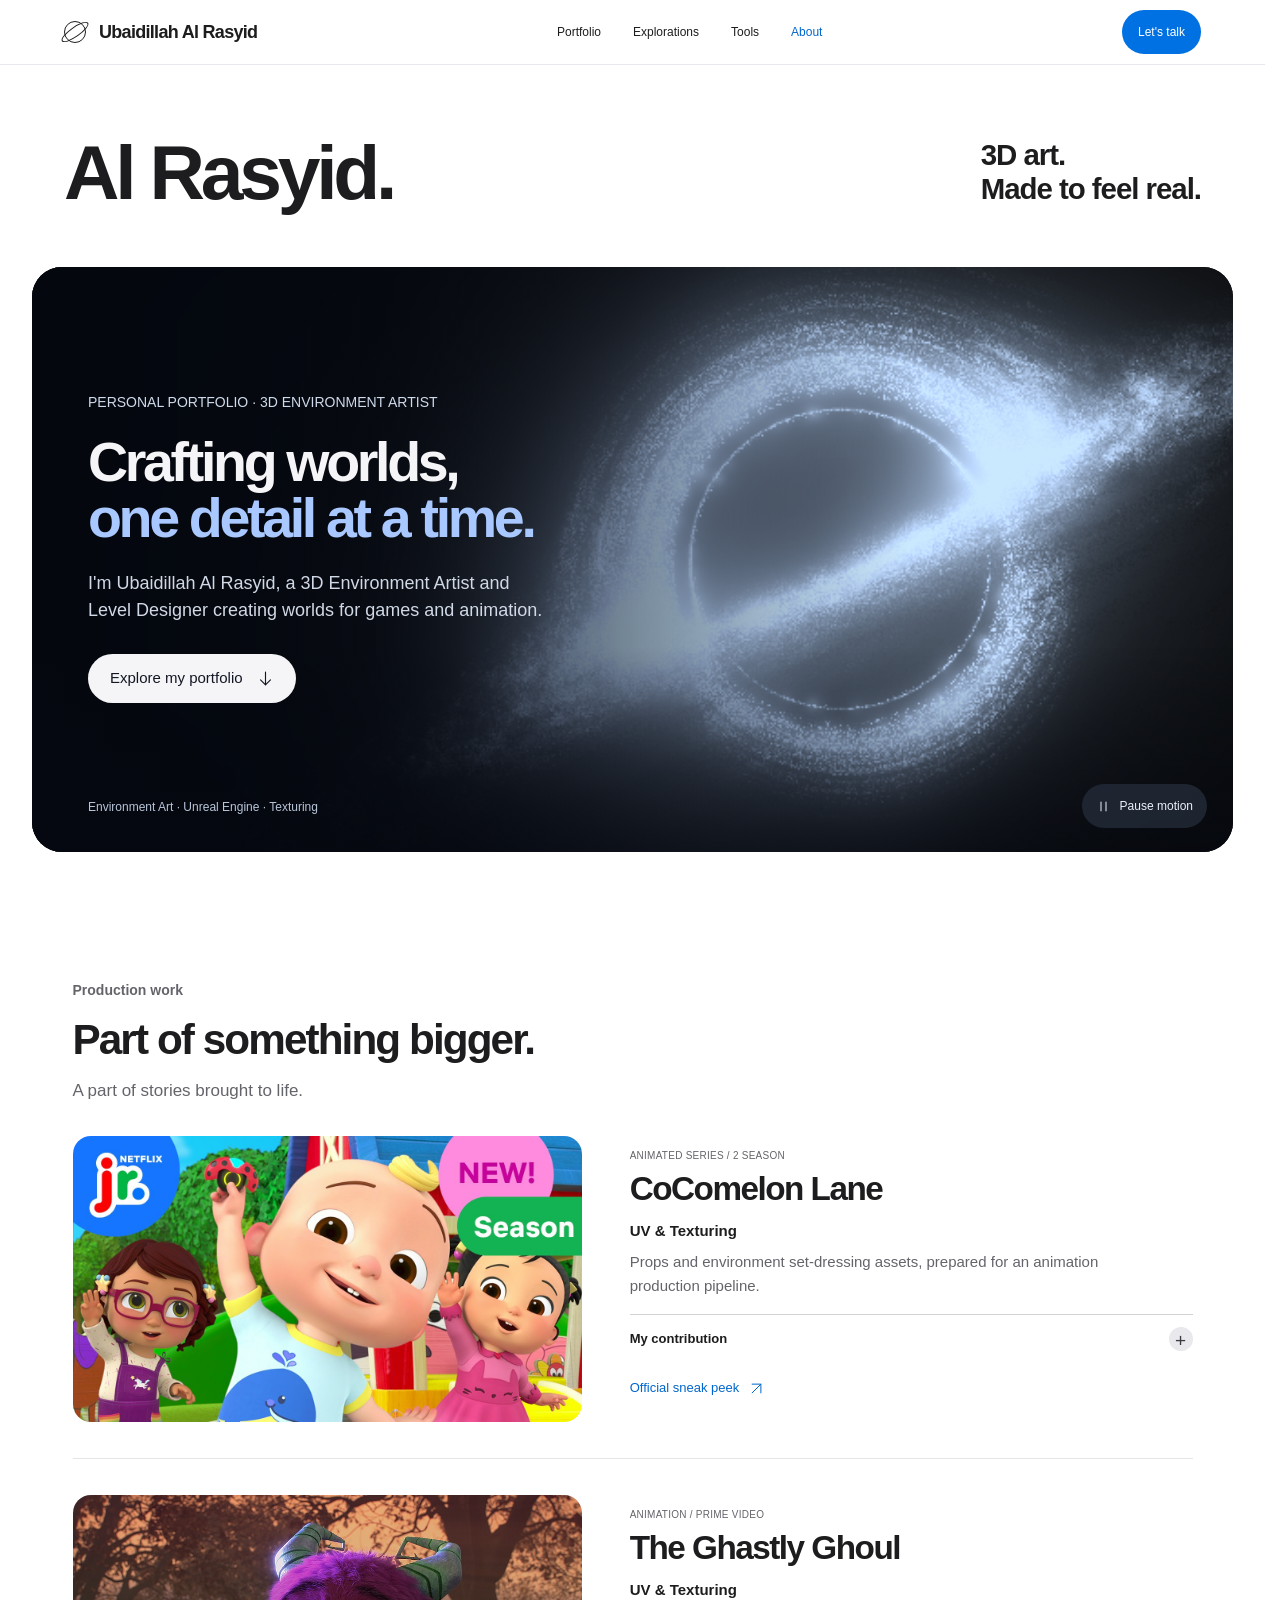
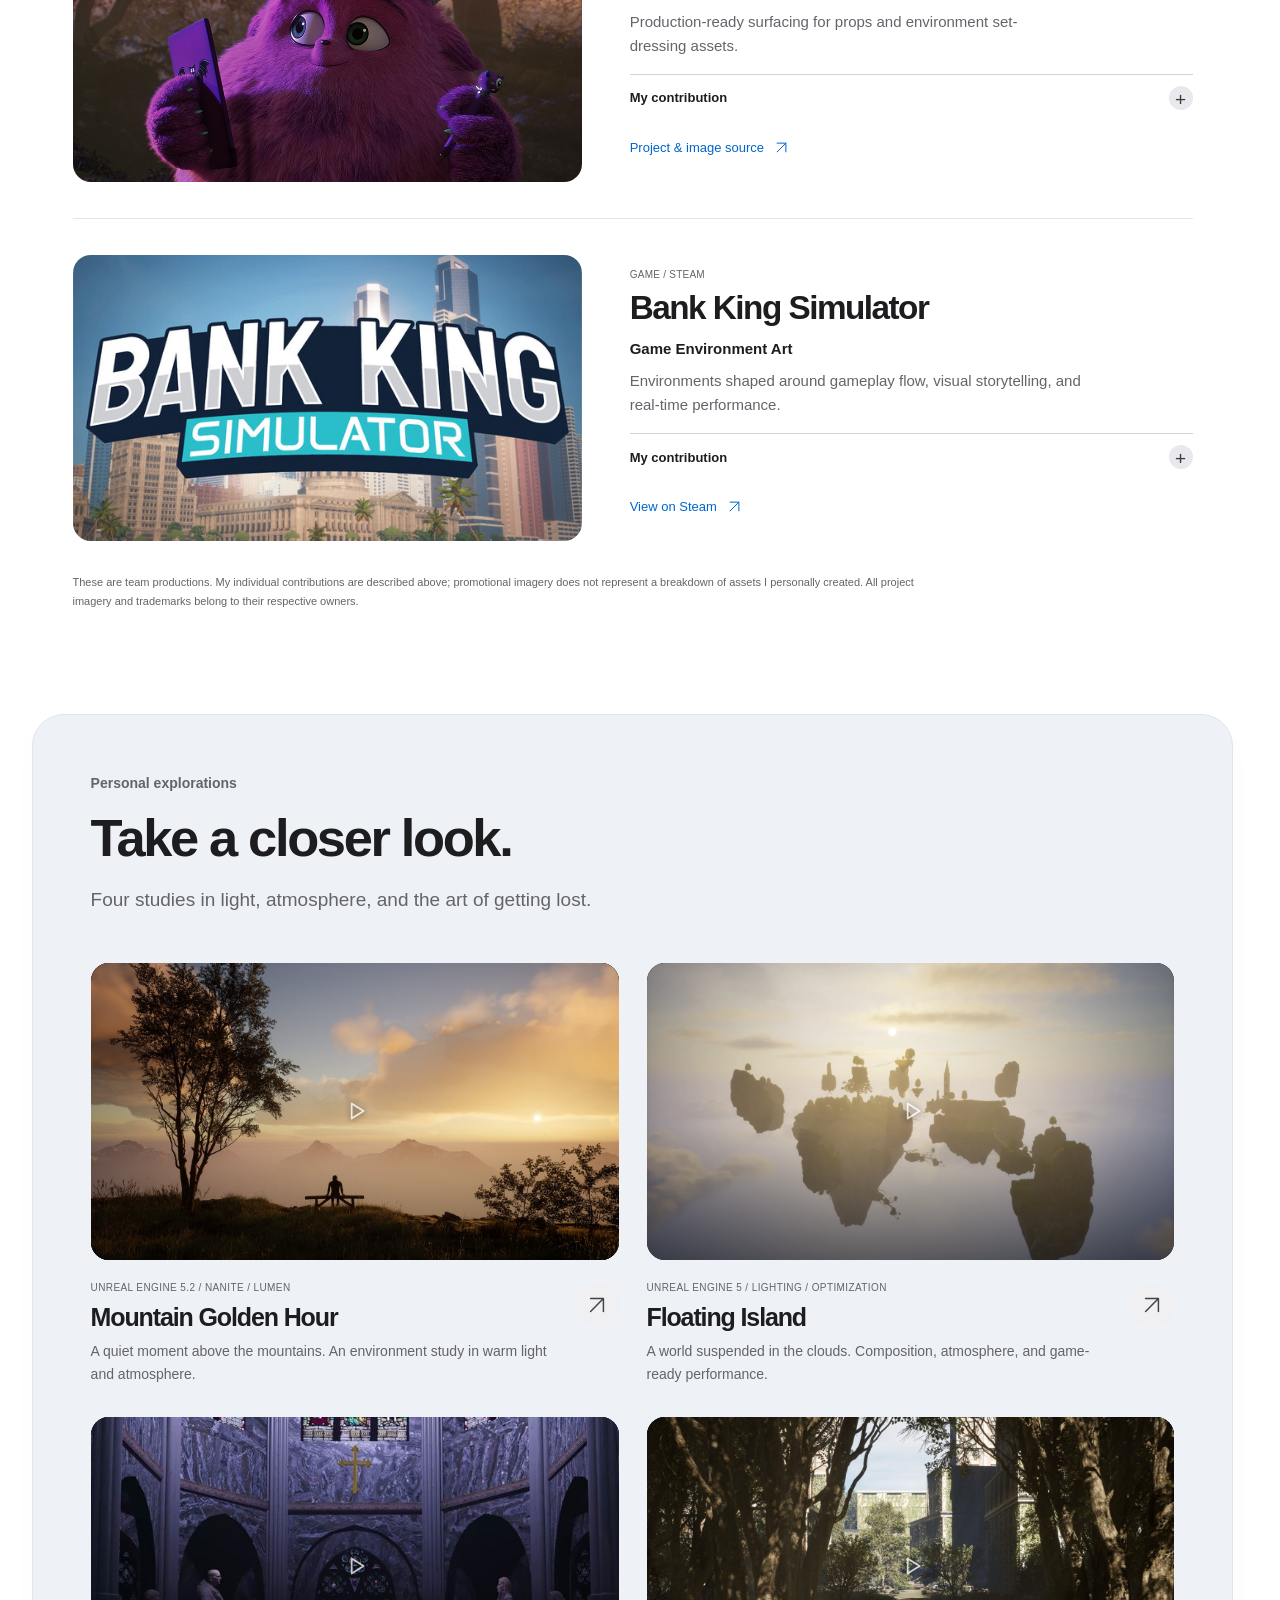
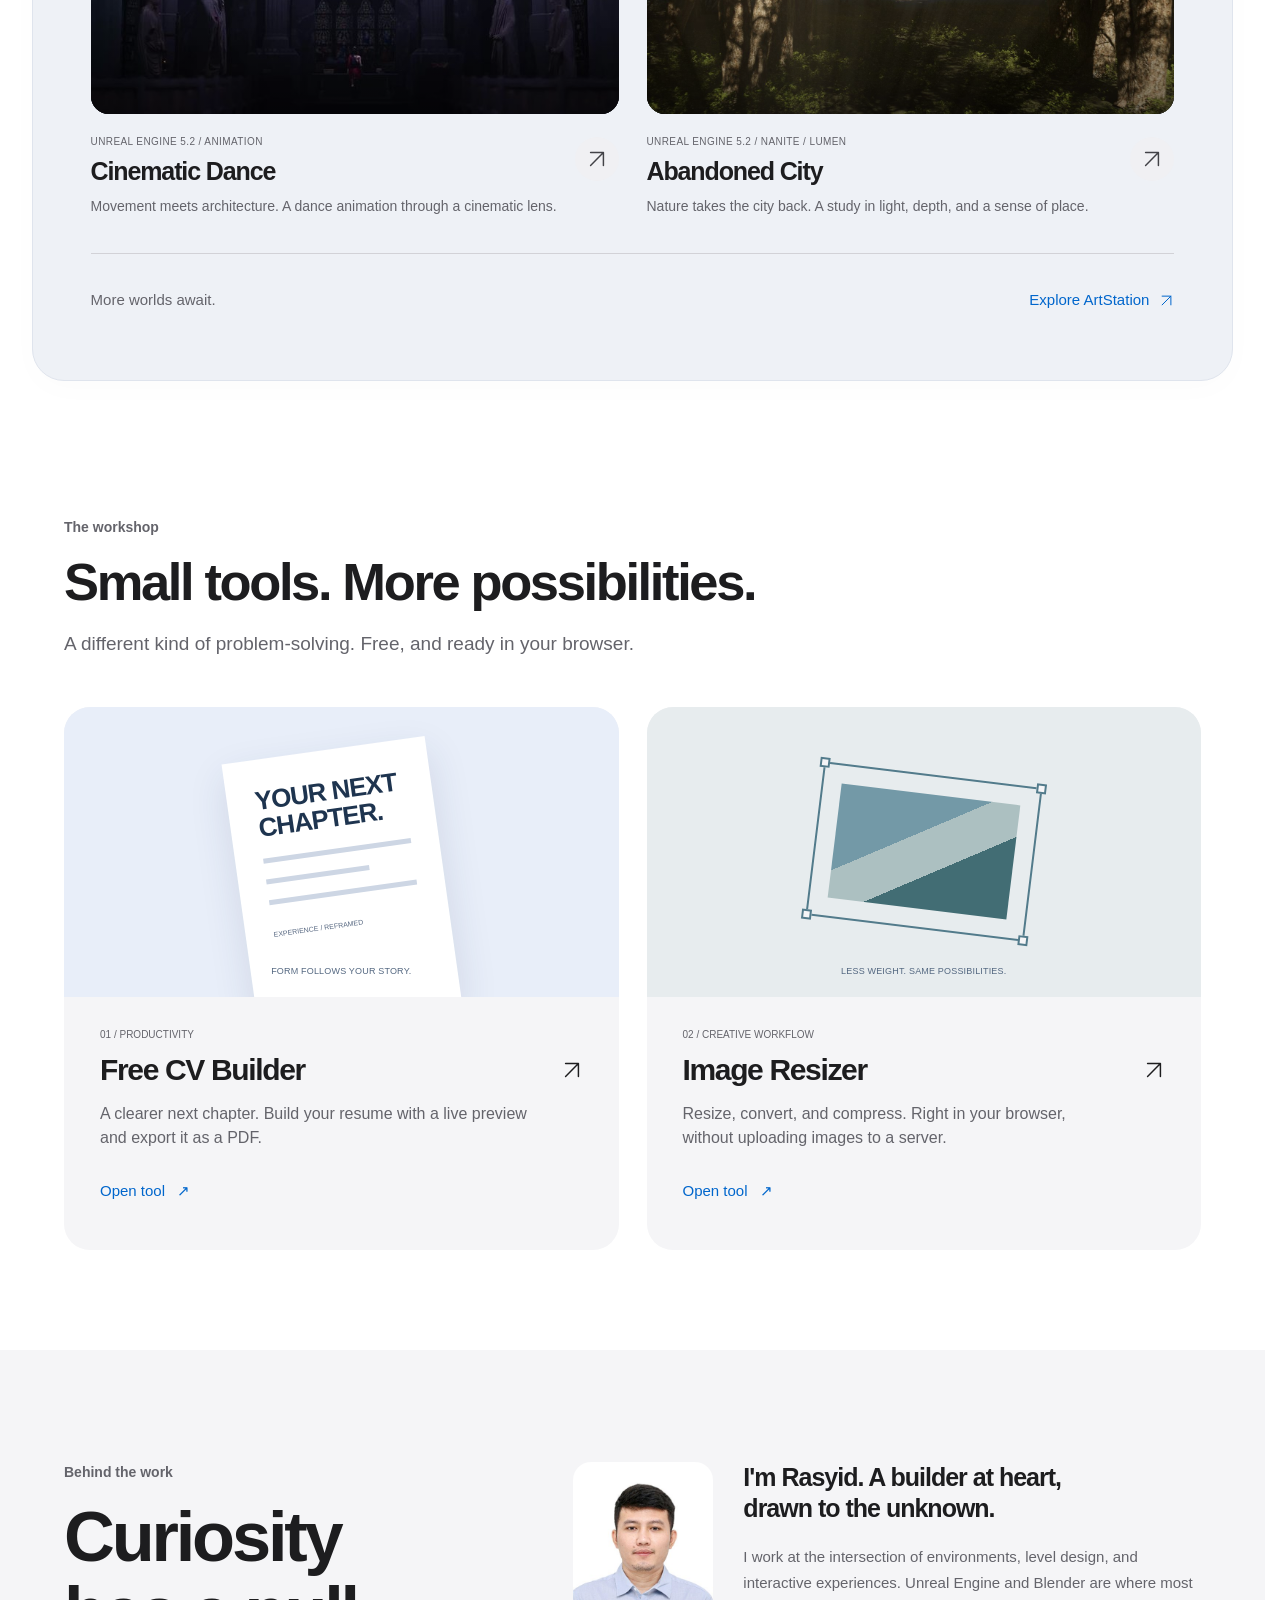
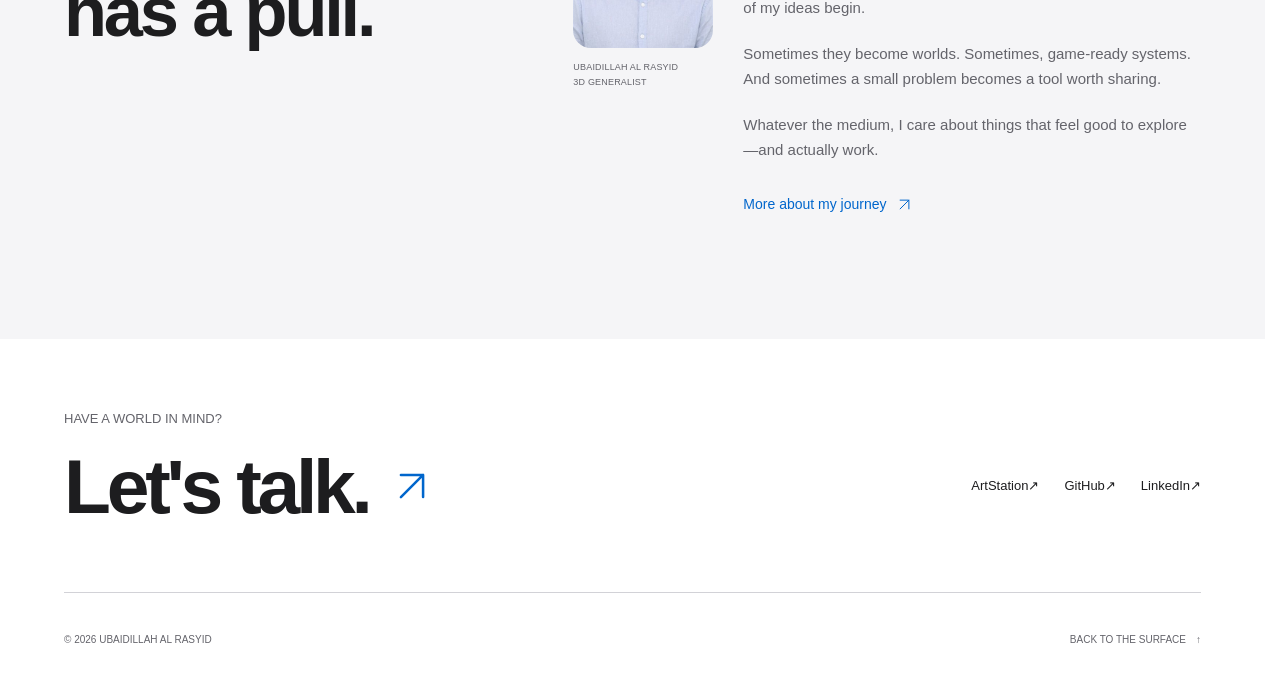
<file: index.html>
<!doctype html>
<html lang="en" class="no-js">
<head>
  <meta charset="utf-8">
  <meta name="viewport" content="width=device-width, initial-scale=1">
  <meta name="theme-color" content="#090c12">
  <title>Al Rasyid — Worlds with gravity</title>
  <meta name="description" content="Ubaidillah Al Rasyid. 3D generalist working across environments, materials, and interactive worlds. Explore production contributions, personal films, and creative tools.">
  <meta property="og:type" content="website">
  <meta property="og:title" content="Al Rasyid — Worlds with gravity">
  <meta property="og:description" content="Environments. Materials. Other worlds. The selected work of Ubaidillah Al Rasyid.">
  <link rel="icon" type="image/svg+xml" href="./assets/blackhole-mark.svg">
  <link rel="stylesheet" href="./css/apple-concept.css?v=1">
  <link rel="stylesheet" href="./css/hero-heading-size.css?v=1">
  <link rel="stylesheet" href="./css/scroll-motion.css?v=reveal-5">
  <link rel="stylesheet" href="./css/production-story.css?v=compact-4">
  <link rel="stylesheet" href="./css/contribution-notes.css?v=2">
  <link rel="stylesheet" href="./css/production-hover.css?v=2">
  <link rel="stylesheet" href="./css/explorations-grid.css?v=8">
  <script src="./js/apple-concept.js?v=grid-1" defer></script>
  <script src="./js/scroll-motion.js?v=reveal-5" defer></script>
  <script src="./js/contribution-notes.js?v=2" defer></script>
  <script src="./js/portfolio-video.js?v=video-1" defer></script>
  <script src="./js/shader-background.js" defer></script>
</head>
<body>
  <a class="skip-link" href="#main">Skip to content</a>
  <svg class="svg-defs" xmlns="http://www.w3.org/2000/svg" aria-hidden="true">
    <symbol id="arrow-up-right" viewBox="0 0 24 24"><path d="M5 19 19 5M5 5h14v14"/></symbol>
    <symbol id="arrow-down" viewBox="0 0 24 24"><path d="M12 3v18m-7-7 7 7 7-7"/></symbol>
    <symbol id="arrow-right" viewBox="0 0 24 24"><path d="M3 12h18m-7-7 7 7-7 7"/></symbol>
    <symbol id="play-icon" viewBox="0 0 24 24"><path d="m8 5 11 7-11 7V5Z"/></symbol>
    <symbol id="pause-icon" viewBox="0 0 24 24"><path d="M8 5v14M16 5v14"/></symbol>
  </svg>
  <header class="site-header">
    <div class="header-inner container">
      <a class="brand" href="#home" aria-label="Al Rasyid, home"><span class="brand-orbit" aria-hidden="true"></span><span>	Ubaidillah Al Rasyid</span></a>
      <nav class="desktop-nav" aria-label="Main navigation"><a href="#portfolio"><span>01</span> Portfolio</a><a href="#explorations"><span>02</span> Explorations</a><a href="#projects"><span>03</span> Tools</a><a href="#about"><span>04</span> About</a></nav>
      <a class="header-contact" href="mailto:alrasyidubay@gmail.com">Let's talk <span class="circle-arrow"><svg class="icon" aria-hidden="true"><use href="#arrow-up-right"/></svg></span></a>
      <button class="menu-toggle" type="button" aria-label="Open navigation" aria-expanded="false" aria-controls="mobile-nav"><span></span><span></span></button>
    </div>
    <nav id="mobile-nav" class="mobile-nav" aria-label="Mobile navigation" hidden><a href="#portfolio"><span>01</span> Portfolio</a><a href="#explorations"><span>02</span> Explorations</a><a href="#projects"><span>03</span> Tools</a><a href="#about"><span>04</span> About</a><a href="mailto:alrasyidubay@gmail.com">Let's talk ↗</a></nav>
  </header>
  <main id="main">
    <section id="home" class="hero" aria-labelledby="hero-title">
      <div class="container introduction"><h1 id="hero-title">Al Rasyid.</h1><p>3D art.<br>Made to feel real.</p></div>
      <div class="hero-stage">
      <div id="blackhole-scene" class="blackhole-scene" aria-hidden="true"><div class="blackhole-fallback"><div class="fallback-halo"></div><div class="fallback-disc"></div><div class="fallback-core"></div></div></div>
      <div class="hero-shade" aria-hidden="true"></div>
      <div class="container hero-inner">
        <p class="hero-kicker">PERSONAL PORTFOLIO · 3D ENVIRONMENT ARTIST</p>
        <h2 class="hero-headline-smaller">Crafting worlds,<br><span>one detail at a time.</span></h2>
        <p class="hero-description" style="max-width:460px">I'm Ubaidillah Al Rasyid, a 3D Environment Artist and Level Designer creating worlds for games and animation.</p>
        <a class="hero-cta" href="#portfolio">Explore my portfolio <svg class="icon" aria-hidden="true"><use href="#arrow-down"/></svg></a>
      </div>
      <button id="motion-toggle" class="motion-toggle" type="button" aria-pressed="false" disabled><svg class="icon" aria-hidden="true"><use href="#pause-icon"/></svg><span>Pause motion</span></button>
      <p class="hero-object-caption" aria-hidden="true">Environment Art · Unreal Engine · Texturing</p>
      </div>
    </section>
    <div class="discipline-strip"><div class="container"><span class="mono">IMAGINATION, MEET REALITY.</span><p>Environment art <span aria-hidden="true">✳</span> UV &amp; texturing <span aria-hidden="true">✳</span> Interactive worlds</p><a href="#portfolio" aria-label="Explore production work"><svg class="icon" aria-hidden="true"><use href="#arrow-down"/></svg></a></div></div>

    <section id="portfolio" class="production section-space container" aria-labelledby="production-title">
      <div class="section-heading"><p class="section-index mono">Production work</p><div><h2 id="production-title">Part of something bigger.</h2><p class="section-intro">A part of stories brought to life.</p></div></div>
      <div class="production-selector" role="group" aria-label="Choose a production" hidden>
        <button type="button" id="production-tab-0" data-production="0"><span class="mono">01 / NETFLIX</span><span>CoComelon Lane</span><svg class="icon" aria-hidden="true"><use href="#arrow-up-right"/></svg></button>
        <button type="button" id="production-tab-1" data-production="1"><span class="mono">02 / PRIME VIDEO</span><span>The Ghastly Ghoul</span><svg class="icon" aria-hidden="true"><use href="#arrow-up-right"/></svg></button>
        <button type="button" id="production-tab-2" data-production="2"><span class="mono">03 / RRG STUDIO</span><span>Bank King Simulator</span><svg class="icon" aria-hidden="true"><use href="#arrow-up-right"/></svg></button>
      </div>
      <div class="production-panels">
        <article id="production-panel-0" class="production-panel" aria-labelledby="production-name-0">
          <div class="production-image"><img src="./assets/collaborations/cocomelon-official-hd.jpg" width="1280" height="720" loading="lazy" decoding="async" alt="JJ and friends in the official CoComelon Lane Season 2 promotional artwork from Netflix Jr."><span class="image-caption mono">OFFICIAL PROMOTIONAL IMAGE / NETFLIX JR.</span></div>
          <div class="production-copy"><p class="mono project-category">ANIMATED SERIES / 2 SEASON </p><h3 id="production-name-0">CoComelon <br>Lane</h3><p class="project-role">UV &amp; Texturing</p><p class="project-description">Props and environment set-dressing assets, prepared for an animation production pipeline.</p><details class="contribution-details"><summary>My contribution <span aria-hidden="true">+</span></summary><p class="project-software mono">BLENDER / SUBSTANCE PAINTER</p><ul><li>UV unwrapped and textured props and environment set-dressing assets using Blender and Substance Painter.</li><li>Created and applied PBR materials to meet production and pipeline requirements.</li><li>Collaborated with the production team to maintain consistent asset quality.</li></ul></details><a class="line-link" href="https://www.youtube.com/watch?v=kThz0o3Qqrw" target="_blank" rel="noopener noreferrer">Official sneak peek <svg class="icon" aria-hidden="true"><use href="#arrow-up-right"/></svg><span class="sr-only"> (opens in a new tab)</span></a></div>
        </article>
        <article id="production-panel-1" class="production-panel" aria-labelledby="production-name-1">
          <div class="production-image"><img src="./assets/collaborations/the-ghastly-ghoul.jpg" width="1000" height="563" loading="lazy" decoding="async" alt="Gary, the purple monster, in an official promotional still from The Ghastly Ghoul."><span class="image-caption mono">OFFICIAL PROMOTIONAL IMAGE / LUPUS FILMS</span></div>
          <div class="production-copy"><p class="mono project-category">ANIMATION / PRIME VIDEO</p><h3 id="production-name-1">The Ghastly <br>Ghoul</h3><p class="project-role">UV &amp; Texturing</p><p class="project-description">Production-ready surfacing for props and environment set-dressing assets.</p><details class="contribution-details"><summary>My contribution <span aria-hidden="true">+</span></summary><p class="project-software mono">BLENDER / SUBSTANCE PAINTER</p><ul><li>UV unwrapped and textured props and environment set-dressing assets using Blender and Substance Painter.</li><li>Created and applied PBR materials to meet production and pipeline requirements.</li><li>Collaborated with the production team to maintain consistent asset quality.</li></ul></details><a class="line-link" href="https://www.lupusfilms.com/televisionandspecials/the-ghastly-ghoul" target="_blank" rel="noopener noreferrer">Project &amp; image source <svg class="icon" aria-hidden="true"><use href="#arrow-up-right"/></svg><span class="sr-only"> (opens in a new tab)</span></a></div>
        </article>
        <article id="production-panel-2" class="production-panel" aria-labelledby="production-name-2">
          <div class="production-image"><img src="./assets/collaborations/bank-king-simulator.jpg" width="616" height="353" loading="lazy" decoding="async" alt="Official Bank King Simulator artwork with the game title over its city environment."><span class="image-caption mono">OFFICIAL PROMOTIONAL IMAGE / RRG STUDIO — STEAM</span></div>
          <div class="production-copy"><p class="mono project-category">GAME / STEAM</p><h3 id="production-name-2">Bank King <br>Simulator</h3><p class="project-role">Game Environment Art</p><p class="project-description">Environments shaped around gameplay flow, visual storytelling, and real-time performance.</p><details class="contribution-details"><summary>My contribution <span aria-hidden="true">+</span></summary><p class="project-software mono">UNREAL ENGINE / BLENDER / SUBSTANCE PAINTER</p><ul><li>Created and optimized 3D game environments in Unreal Engine, balancing visual quality and performance.</li><li>Designed environment layouts to support gameplay flow and visual storytelling.</li><li>Created assets in Blender; applied materials with Substance Painter and Unreal Engine material instances.</li><li>Configured LOD and culling distances; tuned scenes to support stable frame rates.</li><li>Collaborated with designers and programmers to integrate assets and meet game technical requirements.</li></ul></details><a class="line-link" href="https://store.steampowered.com/app/3944410/Bank_King_Simulator/" target="_blank" rel="noopener noreferrer">View on Steam <svg class="icon" aria-hidden="true"><use href="#arrow-up-right"/></svg><span class="sr-only"> (opens in a new tab)</span></a></div>
        </article>
      </div>
      <p class="production-credit">These are team productions. My individual contributions are described above; promotional imagery does not represent a breakdown of assets I personally created. All project imagery and trademarks belong to their respective owners.</p>
    </section>

    <section id="explorations" class="explorations light-section" aria-labelledby="exploration-title">
      <div class="container section-space">
        <div class="section-heading"><p class="section-index mono">Personal explorations</p><div><h2 id="exploration-title">Take a closer look.</h2><p class="section-intro">Four studies in light, atmosphere, and the art of getting lost.</p></div></div>
        <div class="artwork-grid" id="film-gallery" role="region" aria-label="Personal films">
          <article class="artwork-card artwork-feature">
            <div class="work-topline mono"><span>01 / MOUNTAIN GOLDEN HOUR</span><span>ENVIRONMENT / UE 5.2</span></div>
            <div class="artwork-media" data-video-src="https://cdn.artstation.com/p/video_sources/001/655/814/grassland.mp4" data-video-title="Mountain Golden Hour"><button class="artwork-cover video-trigger" type="button" aria-label="Play film — Mountain Golden Hour"><img src="./assets/portfolio/mountain-golden-hour-1440.jpg" srcset="./assets/portfolio/mountain-golden-hour-720.jpg 720w, ./assets/portfolio/mountain-golden-hour-1440.jpg 1440w" sizes="(max-width: 600px) calc(100vw - 40px), calc(100vw - 112px)" width="1440" height="810" loading="lazy" decoding="async" alt="Golden sunset over mountains, with a silhouetted tree and a figure sitting on a bench."><span class="film-label mono"><span class="artwork-open"><svg class="icon" aria-hidden="true"><use href="#play-icon"/></svg></span></span></button></div>
            <div class="artwork-caption"><div><p class="artwork-kicker mono">UNREAL ENGINE 5.2 / NANITE / LUMEN</p><h3>Mountain Golden Hour</h3></div><p>A quiet moment above the mountains. An environment study in warm light and atmosphere.</p><a class="artwork-source" href="https://www.artstation.com/artwork/kQ3ogx" target="_blank" rel="noopener noreferrer" aria-label="Mountain Golden Hour on ArtStation (opens in a new tab)"><svg class="icon" aria-hidden="true"><use href="#arrow-up-right"/></svg></a></div>
          </article>
          <article class="artwork-card artwork-island">
            <div class="work-topline mono"><span>02 / FLOATING ISLAND</span><span>ENVIRONMENT</span></div>
            <div class="artwork-media" data-video-src="https://cdn.artstation.com/p/video_sources/002/973/103/glaidstudiotest.mp4" data-video-title="Floating Island"><button class="artwork-cover video-trigger" type="button" aria-label="Play film — Floating Island"><img src="./assets/portfolio/floating-island.webp" width="1473" height="890" loading="lazy" decoding="async" alt="Rocky islands floating above clouds, connected by suspended bridges in golden light."><span class="film-label mono"><span class="artwork-open"><svg class="icon" aria-hidden="true"><use href="#play-icon"/></svg></span></span></button></div>
            <div class="artwork-caption"><div><p class="artwork-kicker mono">UNREAL ENGINE 5 / LIGHTING / OPTIMIZATION</p><h3>Floating Island</h3></div><a class="artwork-source" href="https://www.artstation.com/artwork/zx3QK2" target="_blank" rel="noopener noreferrer" aria-label="Floating Island on ArtStation (opens in a new tab)"><svg class="icon" aria-hidden="true"><use href="#arrow-up-right"/></svg></a></div><p class="work-note">A world suspended in the clouds. Composition, atmosphere, and game-ready performance.</p>
          </article>
          <article class="artwork-card artwork-dance">
            <div class="work-topline mono"><span>03 / CINEMATIC DANCE</span><span>MOTION</span></div>
            <div class="artwork-media" data-video-src="https://cdn.artstation.com/p/video_sources/001/757/706/artstation-file-1.mp4" data-video-title="Cinematic Dance"><button class="artwork-cover video-trigger" type="button" aria-label="Play film — Cinematic Dance"><img src="./assets/portfolio/cinematic-dance-720.jpg" srcset="./assets/portfolio/cinematic-dance-720.jpg 720w, ./assets/portfolio/cinematic-dance-1440.jpg 1440w" sizes="(max-width:600px) calc(100vw - 40px), 50vw" width="1440" height="810" loading="lazy" decoding="async" alt="A dancer framed by cathedral arches, statues, and stained glass."><span class="film-label mono"><span class="artwork-open"><svg class="icon" aria-hidden="true"><use href="#play-icon"/></svg></span></span></button></div>
            <div class="artwork-caption"><div><p class="artwork-kicker mono">UNREAL ENGINE 5.2 / ANIMATION</p><h3>Cinematic Dance</h3></div><a class="artwork-source" href="https://www.artstation.com/artwork/1xPLDK" target="_blank" rel="noopener noreferrer" aria-label="Cinematic Dance on ArtStation (opens in a new tab)"><svg class="icon" aria-hidden="true"><use href="#arrow-up-right"/></svg></a></div><p class="work-note">Movement meets architecture. A dance animation through a cinematic lens.</p>
          </article>
          <article class="artwork-card artwork-city">
            <div class="work-topline mono"><span>04 / ABANDONED CITY</span><span>ENVIRONMENT / UE 5.2</span></div>
            <div class="artwork-media" data-video-src="https://cdn.artstation.com/p/video_sources/001/655/327/abandonedcity.mp4" data-video-title="Abandoned City"><button class="artwork-cover video-trigger" type="button" aria-label="Play film — Abandoned City"><img src="./assets/portfolio/abandoned-city-1440.jpg" srcset="./assets/portfolio/abandoned-city-720.jpg 720w, ./assets/portfolio/abandoned-city-1440.jpg 1440w" sizes="(max-width:600px) calc(100vw - 40px), 80vw" width="1440" height="810" loading="lazy" decoding="async" alt="An abandoned urban street reclaimed by dense trees and vegetation, with sunlight between the buildings."><span class="film-label mono"><span class="artwork-open"><svg class="icon" aria-hidden="true"><use href="#play-icon"/></svg></span></span></button></div>
            <div class="artwork-caption"><div><p class="artwork-kicker mono">UNREAL ENGINE 5.2 / NANITE / LUMEN</p><h3>Abandoned City</h3></div><p>Nature takes the city back. A study in light, depth, and a sense of place.</p><a class="artwork-source" href="https://www.artstation.com/artwork/VJWYOX" target="_blank" rel="noopener noreferrer" aria-label="Abandoned City on ArtStation (opens in a new tab)"><svg class="icon" aria-hidden="true"><use href="#arrow-up-right"/></svg></a></div>
          </article>
        </div>
        <noscript><p class="static-film-note">Use the ArtStation links below each film to watch it. In-page playback requires JavaScript.</p></noscript>
        <div class="archive-row"><p>More worlds await.</p><a class="line-link" href="https://www.artstation.com/ualrasyid" target="_blank" rel="noopener noreferrer">Explore ArtStation <svg class="icon" aria-hidden="true"><use href="#arrow-up-right"/></svg><span class="sr-only"> (opens in a new tab)</span></a></div>
      </div>
    </section>

    <section id="projects" class="workshop container section-space" aria-labelledby="workshop-title">
      <div class="section-heading"><p class="section-index mono">The workshop</p><div><h2 id="workshop-title">Small tools. More possibilities.</h2><p class="section-intro">A different kind of problem-solving. Free, and ready in your browser.</p></div></div>
      <div class="tool-grid">
        <a class="tool-card" href="./CVbuilder/" aria-label="Open Free CV Builder"><div class="tool-art cv-art" aria-hidden="true"><div class="paper"><span>YOUR NEXT<br>CHAPTER.</span><i></i><i></i><i></i><small>EXPERIENCE / REFRAMED</small></div><span class="tool-art-label mono">FORM FOLLOWS YOUR STORY.</span></div><div class="tool-info"><div class="mono"><span>01 / PRODUCTIVITY</span><span>LIVE TOOL</span></div><h3>Free CV Builder <svg class="icon" aria-hidden="true"><use href="#arrow-up-right"/></svg></h3><p>A clearer next chapter. Build your resume with a live preview and export it as a PDF.</p><span class="tool-action">Open tool <span aria-hidden="true">↗</span></span></div></a>
        <a class="tool-card" href="./ImageResize/" aria-label="Open Image Resizer"><div class="tool-art resize-art" aria-hidden="true"><div class="resize-window"><span></span><i class="resize-corner rc-one"></i><i class="resize-corner rc-two"></i><i class="resize-corner rc-three"></i><i class="resize-corner rc-four"></i></div><span class="resize-dimension mono">LESS WEIGHT. SAME POSSIBILITIES.</span></div><div class="tool-info"><div class="mono"><span>02 / CREATIVE WORKFLOW</span><span>LIVE TOOL</span></div><h3>Image Resizer <svg class="icon" aria-hidden="true"><use href="#arrow-up-right"/></svg></h3><p>Resize, convert, and compress. Right in your browser, without uploading images to a server.</p><span class="tool-action">Open tool <span aria-hidden="true">↗</span></span></div></a>
      </div>
      <div class="pipeline-note"><span class="mono">ON THE WORKBENCH</span><p>Markdown to PDF</p><span class="mono">NOT RELEASED YET</span></div>
    </section>

    <section id="about" class="about light-section" aria-labelledby="about-title">
      <div class="container about-grid section-space"><div class="about-heading"><p class="section-index mono">Behind the work</p><h2 id="about-title">Curiosity has a pull.</h2><div class="about-coordinate mono" aria-hidden="true"><span class="mini-orbit"></span> ALWAYS EXPLORING.<br>ALWAYS BUILDING.</div></div><div class="about-content"><figure class="portrait"><div class="portrait-frame"><img src="./assets/rasyid-avatar.jpg" width="384" height="528" loading="lazy" decoding="async" alt="Ubaidillah Al Rasyid"></div><figcaption class="mono"><span>UBAIDILLAH AL RASYID</span><span>3D GENERALIST</span></figcaption></figure><div class="about-copy"><p class="about-lead">I'm Rasyid. A builder at heart,<br>drawn to the unknown.</p><p>I work at the intersection of environments, level design, and interactive experiences. Unreal Engine and Blender are where most of my ideas begin.</p><p>Sometimes they become worlds. Sometimes, game-ready systems. And sometimes a small problem becomes a tool worth sharing.</p><p>Whatever the medium, I care about things that feel good to explore—and actually work.</p><a class="line-link" href="https://www.linkedin.com/in/ualrasyid/" target="_blank" rel="noopener noreferrer">More about my journey <svg class="icon" aria-hidden="true"><use href="#arrow-up-right"/></svg><span class="sr-only"> (opens on LinkedIn in a new tab)</span></a></div></div></div>
    </section>
  </main>
  <footer class="site-footer container"><div class="footer-top"><p class="mono">HAVE A WORLD IN MIND?</p><a href="mailto:alrasyidubay@gmail.com" class="footer-email">Let's talk.<svg class="icon" aria-hidden="true"><use href="#arrow-up-right"/></svg></a><div class="footer-socials"><a href="https://www.artstation.com/ualrasyid" target="_blank" rel="noopener noreferrer">ArtStation <span class="sr-only">(opens in a new tab)</span>↗</a><a href="https://github.com/ualrasyid" target="_blank" rel="noopener noreferrer">GitHub <span class="sr-only">(opens in a new tab)</span>↗</a><a href="https://www.linkedin.com/in/ualrasyid/" target="_blank" rel="noopener noreferrer">LinkedIn <span class="sr-only">(opens in a new tab)</span>↗</a></div></div><div class="footer-wordmark" aria-hidden="true">AL RASYID<span>✳</span></div><div class="footer-bottom mono"><p>© <span id="year">2026</span> UBAIDILLAH AL RASYID</p><p>BUILT WITH CURIOSITY. HELD TOGETHER BY GRAVITY.</p><a href="#home">BACK TO THE SURFACE <span aria-hidden="true">↑</span></a></div></footer>
</body>
</html>
</file>
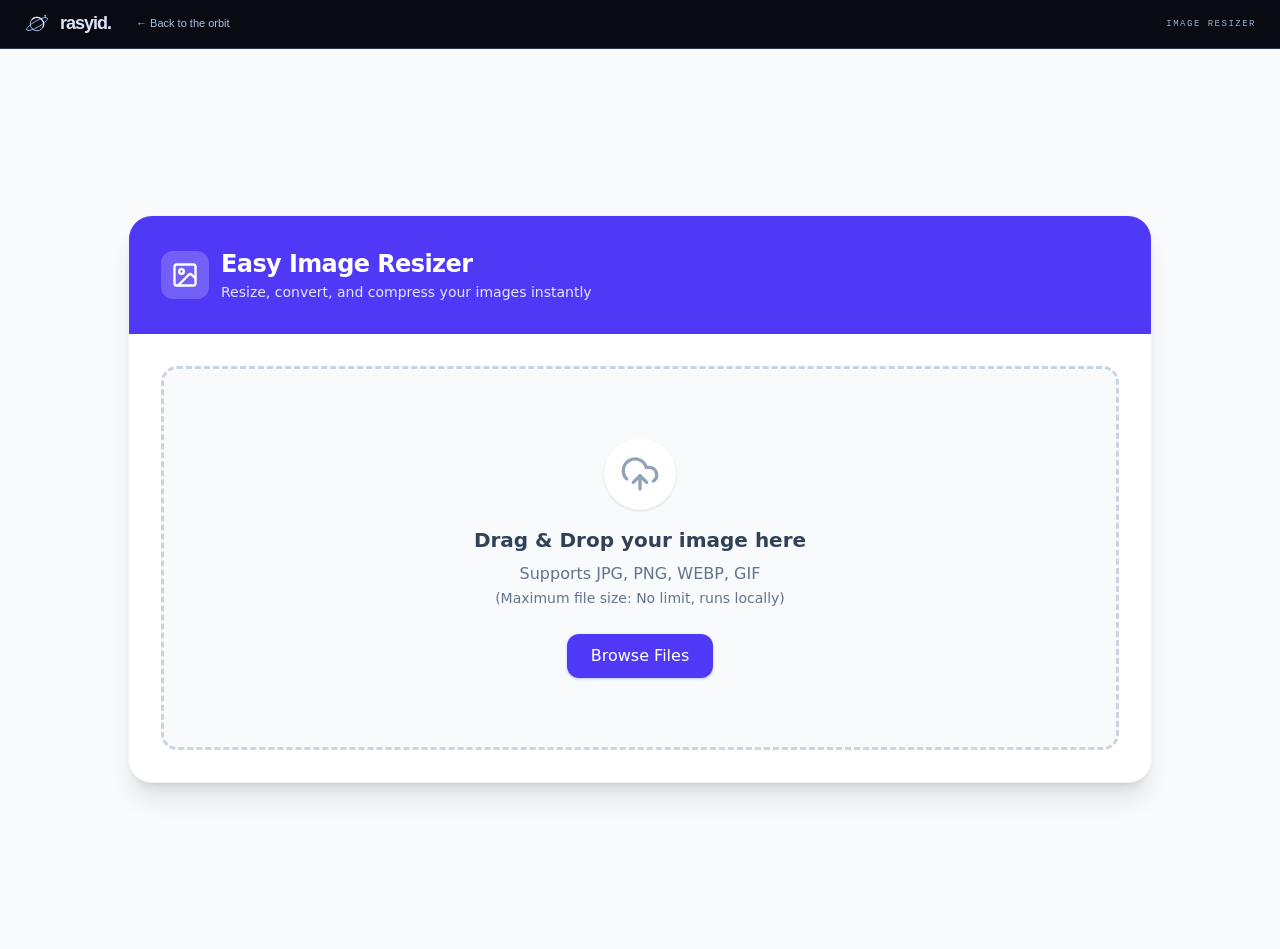
<file: ImageResize/index.html>
<!doctype html>
<html lang="en">
  <head>
    <meta charset="UTF-8" />
    <link rel="icon" type="image/svg+xml" href="./favicon.svg" />
    <meta name="viewport" content="width=device-width, initial-scale=1.0" />
    <title>Image Resizer — Rasyid's tools</title>
    <meta name="description" content="Resize, convert, and compress images in your browser with Rasyid's free Image Resizer. Your images are processed locally on your device." />
    <meta name="theme-color" content="#080b12" />
    <link rel="stylesheet" href="../css/tool-shell.css" />
    <script src="../js/tool-shell.js" defer></script>
    <script type="module" crossorigin src="./assets/index-Bkrv6LYy.js"></script>
    <link rel="stylesheet" crossorigin href="./assets/index-B7up_DwD.css">
  </head>
  <body>
    <nav class="orbit-bar" aria-label="Portfolio navigation"><a href="../#projects"><img src="../assets/blackhole-mark.svg" width="26" height="26" alt="" /><span>rasyid.</span><span class="orbit-return">← Back to the orbit</span></a><span class="orbit-tool-name">IMAGE RESIZER</span></nav>
    <div id="root"></div>
  </body>
</html>
</file>
<file: css/apple-concept.css>
/* A quiet gallery. An expansive universe. No external UI dependencies. */
:root{color-scheme:light;--bg:#fff;--paper:#f5f5f7;--ink:#1d1d1f;--text:#1d1d1f;--muted:#64646b;--accent:#0066cc;--ice:#a9c8ff;--line:#d2d2d7;--font:-apple-system,BlinkMacSystemFont,'Segoe UI',Arial,sans-serif;--ease:cubic-bezier(.22,1,.36,1)}
*,*::before,*::after{box-sizing:border-box}html{scroll-behavior:smooth;scroll-padding-top:90px}body{margin:0;background:var(--bg);color:var(--text);font:17px/1.5 var(--font);-webkit-font-smoothing:antialiased}body.menu-open{overflow:hidden}h1,h2,h3,p,figure{margin:0}h1,h2,h3{line-height:1.07;letter-spacing:-.045em;font-weight:650;text-wrap:balance}h2{font-size:clamp(34px,4.1vw,56px)}p,li{text-wrap:pretty}a{color:inherit;text-decoration:none}button{font:inherit;border:0;color:inherit;cursor:pointer}button:disabled{cursor:default}a,button,summary{touch-action:manipulation;-webkit-tap-highlight-color:transparent}a:focus-visible,button:focus-visible,summary:focus-visible,video:focus-visible,[tabindex]:focus-visible{outline:3px solid #0071e3;outline-offset:5px}img{display:block;max-width:100%;height:auto}button,a{transition:color .2s,background-color .2s,transform .35s var(--ease)}[hidden]{display:none!important}::selection{background:#a9c8ff;color:#111}.container{width:calc(100% - 128px);max-width:1392px;margin-inline:auto}.section-space{padding-block:112px}.mono{font:500 12px/1.5 var(--font);letter-spacing:.02em}.serif{font-family:inherit;font-style:normal}.icon{width:22px;height:22px;stroke:currentColor;stroke-width:1.6;fill:none;stroke-linecap:round;stroke-linejoin:round;flex-shrink:0}.svg-defs,.sr-only{position:absolute;width:1px;height:1px;padding:0;margin:-1px;overflow:hidden;clip:rect(0,0,0,0);white-space:nowrap;border:0}.skip-link{position:fixed;z-index:100;top:10px;left:10px;padding:12px 20px;background:#fff;transform:translateY(-150%)}.skip-link:focus{transform:none}

/* One compact, translucent masthead, never an oversized overlay. */
.site-header{position:sticky;top:0;z-index:30;background:#fffffff0;border-bottom:1px solid #e8e8ed;backdrop-filter:blur(20px)}.header-inner{height:64px;display:flex;align-items:center;justify-content:space-between;gap:32px;max-width:1160px}.brand{display:flex;align-items:center;gap:10px;font-size:18px;font-weight:650;letter-spacing:-.7px;white-space:nowrap;min-height:44px}.brand-orbit{position:relative;width:22px;height:22px;border:1.3px solid;border-radius:50%;margin-right:3px}.brand-orbit::after{content:'';position:absolute;inset:5px -6px;border:1px solid;border-radius:50%;transform:rotate(-35deg)}.desktop-nav{display:flex;gap:32px}.desktop-nav a{display:flex;align-items:center;min-height:44px;font-size:12px}.desktop-nav a>span{display:none}.desktop-nav a:hover,.desktop-nav a[aria-current]{color:var(--accent)}.header-contact{font-size:12px;background:#0071e3;color:white;padding:7px 16px;border-radius:24px;min-height:36px;display:flex;align-items:center}.header-contact:hover{background:#0077ed}.header-contact .circle-arrow{display:none}.menu-toggle{display:none;width:44px;height:44px;background:transparent;padding:10px}.menu-toggle span{display:block;height:1px;background:currentColor;margin:7px 0}.menu-toggle[aria-expanded=true] span:first-child{transform:translateY(4px) rotate(45deg)}.menu-toggle[aria-expanded=true] span:last-child{transform:translateY(-4px) rotate(-45deg)}.mobile-nav{position:absolute;top:64px;left:0;right:0;background:#fff;padding:20px 24px 30px;box-shadow:0 20px 30px #0001;max-height:calc(100svh - 64px);overflow:auto}.mobile-nav a{display:flex;align-items:center;gap:18px;min-height:58px;font-size:24px;font-weight:600}.mobile-nav a>span{font-size:12px;color:var(--muted)}

/* Spacious category introduction, followed by a single cinematic object. */
.hero{padding-bottom:48px}.introduction{display:flex;align-items:center;justify-content:space-between;gap:40px;padding-block:66px 54px}.introduction h1{font-size:clamp(52px,6vw,84px);letter-spacing:-.055em}.introduction>p{font-size:clamp(22px,2.3vw,30px);font-weight:600;line-height:1.15;letter-spacing:-.035em}.hero-stage{position:relative;isolation:isolate;overflow:hidden;background:#050810;color:#f5f5f7;min-height:620px;height:min(690px,75svh);width:calc(100% - 64px);max-width:1600px;margin:auto;border-radius:30px}.blackhole-scene{position:absolute;inset:0 -3% 0 0;z-index:-3;filter:grayscale(1) sepia(.7) hue-rotate(175deg) saturate(1.2);overflow:hidden}.blackhole-scene canvas{display:block;width:100%;height:100%}.blackhole-fallback{position:absolute;inset:0;background:radial-gradient(ellipse at 70% 48%,#263c61,transparent 65%)}.shader-ready .blackhole-fallback{opacity:0;visibility:hidden}.fallback-halo{position:absolute;left:45%;top:12%;width:43%;aspect-ratio:1;border:8px solid #bad3ff70;border-radius:50%;box-shadow:0 0 70px #7199d666,inset 0 0 80px #92b8ef55}.fallback-core{position:absolute;left:48%;top:17%;width:37%;aspect-ratio:1;border-radius:50%;background:#02050b;box-shadow:0 0 20px #b3cefa99}.fallback-disc{position:absolute;top:48%;left:25%;width:70%;height:12%;border-radius:50%;border:12px solid #c1d8ffaa;filter:blur(4px);transform:rotate(-16deg);box-shadow:0 0 26px #92b8ef77}.hero-shade{position:absolute;inset:0;z-index:-1;background:linear-gradient(90deg,#050810ed 0%,#050810cf 29%,#05081000 73%),linear-gradient(0deg,#0508109c,transparent 35%)}.hero-inner{height:100%;display:flex;flex-direction:column;align-items:flex-start;justify-content:center;width:calc(100% - 112px);padding-bottom:24px}.hero-kicker{font-size:14px;color:#cfdaeb;margin-bottom:22px}.hero h2{font-size:clamp(56px,6.2vw,88px);font-weight:650;line-height:1;letter-spacing:-.06em}.hero h2 span{color:var(--ice)}.hero-description{font-size:18px;line-height:1.5;margin-top:24px;color:#d1d9e6}.hero-cta{display:flex;align-items:center;gap:14px;font-size:15px;background:#f5f5f7;color:#121723;border-radius:30px;padding:13px 22px;margin-top:30px;min-height:48px}.hero-cta:hover{background:#dce9ff}.hero-cta .icon{width:17px;height:17px}.motion-toggle{position:absolute;bottom:24px;right:26px;display:flex;align-items:center;gap:9px;min-height:44px;padding:10px 14px;border-radius:30px;background:#222936db;color:#ecf2fc;font-size:12px}.motion-toggle .icon{width:15px;height:15px}.motion-toggle:hover{background:#364256}.hero-object-caption{position:absolute;left:56px;bottom:36px;color:#b8c5d9;font-size:12px}.discipline-strip{display:none}

.section-heading{margin-bottom:48px}.section-index{font-size:14px;font-weight:600;color:var(--muted);margin-bottom:16px;letter-spacing:0}.section-intro{font-size:19px;line-height:1.5;margin-top:20px;color:var(--muted);max-width:650px}.section-count{display:none}.production.section-space{padding-top:70px}.production-panels{display:grid;grid-template-columns:repeat(3,minmax(0,1fr));gap:28px;align-items:start}.production-panel{min-width:0}.production-image{position:relative;aspect-ratio:16/9;border-radius:22px;overflow:hidden;background:#e8e8ed}.production-image img{width:100%;height:100%;object-fit:cover;transition:transform .6s var(--ease)}.production-image:hover img{transform:scale(1.025)}.image-caption{display:none}.production-copy{padding:28px 8px 0}.project-category{font-size:11px;color:var(--muted)}.production-copy h3{font-size:32px;margin-top:10px;line-height:1.12;letter-spacing:-.045em;min-height:72px}.project-role{color:var(--ink);font-size:16px;font-weight:600;margin-top:16px}.project-description{color:var(--muted);font-size:15px;line-height:1.6;margin-top:8px;min-height:96px}.project-software{font-size:10px;line-height:1.8;color:var(--muted);margin-top:20px;min-height:36px;letter-spacing:0}.contribution-details{margin-top:18px;border-top:1px solid var(--line);border-bottom:1px solid var(--line)}.contribution-details summary{display:flex;justify-content:space-between;gap:14px;align-items:center;min-height:56px;cursor:pointer;list-style:none;font-size:14px;font-weight:600}.contribution-details summary::-webkit-details-marker{display:none}.contribution-details summary>span{display:grid;place-items:center;width:28px;height:28px;border-radius:50%;background:#e8e8ed;color:#3b3b40;font-size:21px;font-weight:400;transition:transform .25s}.contribution-details[open] summary>span{transform:rotate(45deg)}.contribution-details ul{padding:0 0 20px 18px;margin:0;font-size:14px;color:var(--muted);line-height:1.65}.contribution-details li+li{margin-top:12px}.line-link{display:inline-flex;align-items:center;gap:10px;min-height:44px;color:var(--accent);font-size:15px}.line-link .icon{width:15px;height:15px}.line-link:hover{text-decoration:underline}.production-copy>.line-link{margin-top:16px;font-size:14px}.production-credit{font-size:12px;line-height:1.65;color:var(--muted);margin-top:48px;max-width:860px}

/* Native scroll-snap gallery: touch, keyboard and explicit controls. */
.explorations{background:#0b0d12;color:#f5f5f7;overflow:hidden;--muted:#a1a8b5;--accent:#a9c8ff}.explorations>.container{max-width:none}.explorations .section-heading{max-width:1392px;margin-inline:auto}.artwork-grid{display:flex;gap:28px;overflow-x:auto;scroll-snap-type:x mandatory;scrollbar-width:none;scroll-padding-inline:0;padding:6px 0 18px;border-radius:24px}.artwork-grid::-webkit-scrollbar{display:none}.artwork-card{flex:0 0 83%;min-width:0;scroll-snap-align:start;position:relative;margin:0!important}.work-topline{display:none}.artwork-media{position:relative;aspect-ratio:16/9;width:100%;border-radius:24px;overflow:hidden;background:#171c26}.artwork-cover{display:block;position:relative;padding:0;width:100%;height:100%;text-align:left;background:#171c26}.artwork-cover img{width:100%;height:100%;object-fit:cover;transition:transform .7s var(--ease)}.artwork-cover::after{content:'';position:absolute;inset:0;background:linear-gradient(transparent 55%,#0007)}.artwork-cover:hover img{transform:scale(1.025)}.film-label{position:absolute;left:30px;right:30px;bottom:28px;display:flex;justify-content:space-between;align-items:center;color:white;z-index:1;font-size:12px}.artwork-open{display:grid;place-items:center;width:54px;height:54px;background:#ffffffef;color:#121723;border-radius:50%}.artwork-open .icon{width:20px;height:20px;margin-left:3px}.artwork-caption{display:flex;justify-content:space-between;align-items:center;gap:24px;padding:26px 4px 0}.artwork-kicker{color:var(--muted);font-size:11px;margin-bottom:10px;letter-spacing:.04em}.artwork-caption h3{font-size:30px}.artwork-caption>p{font-size:14px;line-height:1.6;color:var(--muted);max-width:300px;margin-left:auto}.artwork-source{display:grid;place-items:center;flex-shrink:0;width:44px;height:44px;border-radius:50%;background:#262b35;color:#d9e6ff}.artwork-source:hover{background:#3a465b}.work-note{font-size:14px;color:var(--muted);margin:16px 4px 0}.gallery-controls{display:flex;align-items:center;justify-content:flex-end;gap:12px;margin-top:24px}.gallery-controls p{margin-right:auto;color:var(--muted);font-size:13px}.gallery-controls button{width:44px;height:44px;border-radius:50%;background:#282d37;color:white;font-size:23px}.gallery-controls button:hover{background:#3d4656}.gallery-controls button:disabled{opacity:.35}.archive-row{margin-top:36px;display:flex;justify-content:space-between;align-items:center;gap:24px;border-top:1px solid #333842;padding-top:24px}.archive-row>p{font-size:15px;color:var(--muted)}.portfolio-player{display:block;width:100%;height:100%;object-fit:contain;background:#060910}.video-feedback{position:absolute;inset:12px 12px auto;display:flex;align-items:center;justify-content:space-between;gap:12px;padding:12px 16px;background:#151922f5;color:#fff;border-radius:12px;font-size:13px;z-index:3}.video-retry{background:#fff;color:#121723;padding:10px 16px;min-height:44px;border-radius:24px;flex-shrink:0}

/* The tools are presented as useful objects, not software dashboards. */
.workshop.section-space{padding-bottom:100px}.tool-grid{display:grid;grid-template-columns:1fr 1fr;gap:28px}.tool-card{background:var(--paper);border-radius:26px;overflow:hidden;display:flex;flex-direction:column}.tool-art{height:290px;position:relative;display:grid;place-items:center;overflow:hidden;background:#edf1f8}.cv-art{background:#e8eef9}.paper{width:205px;height:265px;background:#fff;padding:28px;box-shadow:0 15px 38px #24396220;transform:translateY(30px) rotate(-8deg);transition:transform .5s var(--ease)}.paper>span{display:block;font-size:26px;line-height:1.05;font-weight:700;letter-spacing:-1px;color:#1e344f}.paper i{display:block;height:5px;margin-top:16px;background:#cdd6e4}.paper i:nth-of-type(2){width:70%}.paper small{display:block;font-size:7px;color:#566780;margin-top:25px}.tool-art-label,.resize-dimension{position:absolute;bottom:18px;font-size:9px;color:#536780}.resize-art{background:#e7ecee}.resize-window{position:relative;width:220px;height:155px;border:2px solid #527b8b;display:grid;place-items:center;transform:rotate(7deg);transition:transform .5s var(--ease)}.resize-window>span{width:180px;height:115px;background:linear-gradient(150deg,#7399a7 40%,#acc0c1 40% 62%,#426d74 62%)}.resize-corner{position:absolute;background:#f5f5f7;border:2px solid #527b8b;width:10px;height:10px}.rc-one{top:-6px;left:-6px}.rc-two{top:-6px;right:-6px}.rc-three{bottom:-6px;left:-6px}.rc-four{bottom:-6px;right:-6px}.tool-card:hover .paper{transform:translateY(23px) rotate(-4deg)}.tool-card:hover .resize-window{transform:rotate(0)}.tool-info{padding:30px 36px 36px}.tool-info>.mono{display:flex;justify-content:space-between;font-size:10px;color:var(--muted);letter-spacing:0}.tool-info>.mono>span:last-child{display:none}.tool-info h3{font-size:30px;display:flex;align-items:center;justify-content:space-between;gap:16px;margin-top:12px}.tool-info h3 .icon{width:22px;height:22px}.tool-info>p{font-size:16px;color:var(--muted);margin-top:16px;max-width:430px}.tool-action{display:inline-flex;align-items:center;gap:12px;min-height:44px;color:var(--accent);font-size:15px;margin-top:20px}.pipeline-note{display:none}

.about{background:var(--paper)}.about-grid{display:grid;grid-template-columns:1fr 1.5fr;gap:8%}.about-heading h2{font-size:clamp(48px,5.5vw,76px)}.about-heading h2 br{display:none}.about-heading h2 br::after{content:' '}.about-heading .serif::before{content:' '}.about-coordinate{display:none}.about-content{display:grid;grid-template-columns:140px 1fr;gap:30px;align-items:start}.portrait{width:140px}.portrait-frame{aspect-ratio:3/4;overflow:hidden;border-radius:18px}.portrait img{width:100%;height:100%;object-fit:cover;filter:none;mix-blend-mode:normal}.portrait figcaption{font-size:9px;line-height:1.6;margin-top:12px;color:var(--muted)}.portrait figcaption>span{display:block}.about-lead{font-size:25px!important;line-height:1.25!important;font-weight:600;color:var(--ink)!important;letter-spacing:-.04em}.about-copy>p{font-size:15px;line-height:1.7;color:var(--muted)}.about-copy>p+p{margin-top:20px}.about-copy>.line-link{margin-top:20px;font-size:14px}.site-footer{padding-top:70px}.footer-top{display:grid;grid-template-columns:1fr auto;align-items:center;gap:12px}.footer-top>.mono{grid-column:1/-1;font-size:13px;color:var(--muted);letter-spacing:0}.footer-email{font-size:clamp(48px,6vw,80px);font-weight:650;letter-spacing:-.055em;display:flex;align-items:center;gap:24px;line-height:1.2}.footer-email .icon{width:38px;height:38px;color:var(--accent)}.footer-socials{display:flex;gap:25px;align-items:center}.footer-socials a{font-size:13px;min-height:44px;display:flex;align-items:center}.footer-socials a:hover{color:var(--accent)}.footer-wordmark{display:none}.footer-bottom{display:flex;justify-content:space-between;align-items:center;gap:20px;margin-top:60px;padding-block:24px;border-top:1px solid var(--line);font-size:10px;letter-spacing:0;color:var(--muted)}.footer-bottom>p:nth-child(2){display:none}.footer-bottom a{min-height:44px;display:flex;align-items:center;gap:10px}

@media(min-width:1600px){.artwork-card{flex-basis:75%}.hero-stage{height:740px}}
@media(max-width:1100px){.container{width:calc(100% - 80px)}.production-panels{gap:20px}.production-copy{padding-inline:0}.production-copy h3{font-size:28px}.project-description{min-height:120px}.about-grid{grid-template-columns:1fr 1.7fr;gap:5%}.about-content{grid-template-columns:120px 1fr;gap:24px}.portrait{width:120px}.hero-stage{min-height:570px}.hero h2{font-size:68px}.hero-inner{width:calc(100% - 80px)}.hero-object-caption{left:40px}.section-space{padding-block:90px}.artwork-card{flex-basis:90%}}
@media(max-width:800px){.container{width:calc(100% - 48px)}.header-inner{gap:20px}.desktop-nav{display:none}.header-contact{margin-left:auto}.menu-toggle{display:block}.introduction{padding-block:48px 38px}.hero-stage{width:calc(100% - 32px);min-height:540px;border-radius:24px}.hero-inner{width:calc(100% - 64px)}.hero h2{font-size:62px}.hero-kicker{font-size:12px}.hero-object-caption{left:32px;font-size:10px}.production-panels{grid-template-columns:1fr;gap:56px}.production-panel{display:grid;grid-template-columns:1fr 1fr;gap:24px}.production-image{margin-top:5px}.production-copy{padding-top:0}.production-copy h3{min-height:0;font-size:30px}.project-description,.project-software{min-height:0}.project-category{font-size:10px}.project-role{margin-top:12px}.contribution-details{margin-top:14px}.production-credit{margin-top:40px}.artwork-caption>p{display:none}.artwork-card{flex-basis:92%}.artwork-caption h3{font-size:27px}.tool-grid{gap:20px}.tool-info{padding:24px}.tool-info h3{font-size:26px}.tool-info>p{font-size:15px}.tool-art{height:260px}.about-grid{grid-template-columns:1fr;gap:36px}.about-heading h2{font-size:52px}.about-content{grid-template-columns:170px 1fr;gap:36px}.portrait{width:170px}.footer-top{grid-template-columns:1fr}.footer-socials{margin-top:18px}.section-space{padding-block:80px}}
@media(max-width:600px){html{scroll-padding-top:80px}.header-inner{height:60px;gap:10px}.brand{font-size:17px}.brand-orbit{width:20px;height:20px}.header-contact{padding:8px 13px;font-size:11px;min-height:44px}.mobile-nav{top:60px}.introduction{align-items:flex-start;padding-block:37px 32px;gap:24px}.introduction h1{font-size:42px;white-space:nowrap}.introduction>p{font-size:16px;line-height:1.2;padding-top:5px;letter-spacing:-.03em}.hero{padding-bottom:24px}.hero-stage{min-height:620px;height:calc(100svh - 190px);max-height:760px;border-radius:22px}.hero-inner{width:calc(100% - 48px);justify-content:flex-start;padding-top:36px}.hero h2{font-size:56px}.hero-kicker{font-size:11px;margin-bottom:16px}.hero-description{font-size:15px;margin-top:18px}.hero-cta{font-size:13px;padding:11px 18px;margin-top:22px;min-height:44px}.blackhole-scene{inset:160px -38% -18px -38%}.hero-shade{background:linear-gradient(#050810 0%,#050810ed 17%,#05081099 34%,transparent 65%,#05081055)}.hero-object-caption{left:24px;right:24px;bottom:80px;text-align:center;font-size:10px}.motion-toggle{right:18px;bottom:18px;font-size:11px;min-height:44px}.section-space{padding-block:64px}.production.section-space{padding-top:44px}.section-heading{margin-bottom:32px}.section-index{font-size:12px;margin-bottom:12px}h2{font-size:34px;letter-spacing:-.045em}.section-intro{font-size:16px;margin-top:16px}.production-panels{gap:44px}.production-panel{display:block}.production-image{border-radius:18px;margin-top:0}.production-copy{padding:22px 2px 0}.production-copy h3{font-size:32px;min-height:0}.production-copy h3 br{display:none}.production-copy h3 br::after{content:' '}.project-role{margin-top:14px}.project-description{font-size:15px}.project-software{font-size:10px;margin-top:16px}.production-credit{font-size:11px;line-height:1.7}.artwork-grid{gap:16px;border-radius:18px}.artwork-card{flex-basis:94%}.artwork-media{aspect-ratio:4/3;border-radius:18px}.film-label{left:18px;right:18px;bottom:18px;font-size:10px}.artwork-open{width:46px;height:46px}.artwork-caption{gap:16px;padding-top:22px}.artwork-caption h3{font-size:25px}.artwork-kicker{font-size:9px;max-width:235px;line-height:1.7}.work-note{font-size:13px;margin-top:14px}.gallery-controls{margin-top:20px}.archive-row{display:block;padding-top:20px;margin-top:28px}.archive-row .line-link{margin-top:6px}.archive-row>p{font-size:14px}.tool-grid{grid-template-columns:1fr;gap:24px}.tool-card{border-radius:22px}.tool-art{height:260px}.tool-info{padding:28px}.tool-info h3{font-size:28px}.tool-info>p{font-size:15px}.about-heading h2{font-size:42px}.about-content{grid-template-columns:1fr;gap:28px}.portrait{width:150px}.portrait-frame{border-radius:18px}.portrait figcaption{font-size:9px}.about-lead{font-size:26px!important}.about-copy>p{font-size:15px}.site-footer{padding-top:50px}.footer-email{font-size:56px;gap:20px}.footer-email .icon{width:30px;height:30px}.footer-socials{gap:24px}.footer-bottom{margin-top:30px;align-items:flex-start;font-size:9px;gap:12px}.footer-bottom>p{padding-top:14px}.footer-bottom a{font-size:9px}.video-feedback{font-size:11px;inset:8px 8px auto;padding:10px}.video-retry{font-size:11px;padding-inline:12px}}
.header-contact{min-height:44px}.static-film-note{color:#a1a8b5;font-size:14px;margin-top:20px}.no-js .motion-toggle,.no-js .menu-toggle{display:none}.no-js .film-label{display:none}.no-js .artwork-cover{cursor:default}
@media(min-width:1101px){.hero-stage{min-height:520px;height:min(680px,65svh)}}
@media(max-width:800px){.no-js .mobile-nav[hidden]{display:flex!important;position:static;flex-wrap:wrap;gap:8px 22px;padding:8px 24px 20px;box-shadow:none;max-height:none}.no-js .mobile-nav a{font-size:14px;min-height:44px}.no-js .mobile-nav a>span{display:none}}
@media(max-width:600px){.hero-object-caption{display:none}}
@media(prefers-reduced-motion:reduce){html{scroll-behavior:auto}*,*::before,*::after{animation:none!important;transition:none!important}.artwork-cover:hover img,.production-image:hover img,.tool-card:hover .paper,.tool-card:hover .resize-window{transform:none}}
</file>
<file: css/hero-heading-size.css>
/* Only this headline: 70% of its original responsive font sizes. */
.hero h2.hero-headline-smaller { font-size: clamp(39.2px, 4.34vw, 61.6px); }
@media (max-width: 1100px) {
  .hero h2.hero-headline-smaller { font-size: 47.6px; }
}
@media (max-width: 800px) {
  .hero h2.hero-headline-smaller { font-size: 43.4px; }
}
@media (max-width: 600px) {
  .hero h2.hero-headline-smaller { font-size: 39.2px; }
}
</file>
<file: css/scroll-motion.css>
/* Static content is visible by default. JS arms only supported project reveals. */
:root{--scroll-progress:0;--scene-drift:0px}
html[data-scroll-motion=on] .project-reveal-pending{opacity:0;pointer-events:none}
html[data-scroll-motion=on] .project-reveal-pending:focus-within{opacity:1;pointer-events:auto}
html[data-scroll-motion=on] .site-header::after{content:'';position:absolute;inset:auto 0 -1px;height:2px;pointer-events:none;background:linear-gradient(90deg,#0071e3,#93b9f4);transform:scaleX(var(--scroll-progress));transform-origin:left}
@media(min-width:801px) and (prefers-reduced-motion:no-preference){
  html[data-scroll-motion=on] .blackhole-scene{transform:translate3d(0,var(--scene-drift),0) scale(1.06)}
}
@media(prefers-reduced-motion:reduce){
  html[data-scroll-motion] .site-header::after{display:none}
  html[data-scroll-motion] .blackhole-scene{transform:none!important}
  html[data-scroll-motion] .project-reveal-pending{opacity:1!important;pointer-events:auto}
}
@media print{html[data-scroll-motion] .site-header::after{display:none}html[data-scroll-motion] .blackhole-scene{transform:none!important}html[data-scroll-motion] .project-reveal-pending{opacity:1!important;pointer-events:auto}}
</file>
<file: css/production-story.css>
/* Compact editorial production list: same left/right placement, natural height. */
.production.section-space{max-width:1120px;padding-block:80px}
.production .section-heading{margin-bottom:32px}
.production .section-heading h2{font-size:clamp(32px,3.3vw,46px)}
.production .section-intro{font-size:17px;margin-top:16px}
.production .production-panels{display:flex;flex-direction:column;gap:0}
.production .production-panel{display:grid;grid-template-columns:minmax(0,.95fr) minmax(0,1.05fr);align-items:center;gap:48px;min-height:0;padding-block:36px;border-bottom:1px solid #e5e5e9;scroll-margin-top:8px;transform-origin:center}
.production .production-panel:first-child{padding-top:0}
.production .production-panel:last-child{border-bottom:0;padding-bottom:0}
.production .production-image{margin:0;border-radius:18px;aspect-ratio:16/9}
.production .production-copy{padding:0;min-width:0;max-width:none}
.production .project-category{font-size:10px;letter-spacing:.025em}
.production .production-copy h3{font-size:clamp(28px,2.6vw,36px);line-height:1.1;min-height:0;margin-top:8px}
.production .production-copy h3 br{display:none}
.production .project-role{margin-top:12px;font-size:15px}
.production .project-description{min-height:0;margin-top:8px;font-size:15px;line-height:1.6;max-width:470px}
.production .contribution-details{margin-top:16px;border-bottom:0}
.production .contribution-details summary{font-size:13px;min-height:48px}
.production .contribution-details summary>span{width:24px;height:24px;font-size:19px}
.production .contribution-details .project-software{min-height:0;margin:0 0 16px;font-size:10px;line-height:1.7;color:var(--muted)}
.production .contribution-details ul{font-size:13px;line-height:1.7;padding-bottom:16px}
.production .production-copy>.line-link{margin-top:4px;font-size:13px;min-height:44px}
.production .production-credit{margin-top:32px;font-size:11px;line-height:1.7;max-width:850px}
@media(max-width:1000px){
  .production .production-panel{gap:32px;grid-template-columns:minmax(0,1fr) minmax(0,1fr)}
  .production .production-copy h3{font-size:30px}
}
@media(max-width:700px){
  .production.section-space{padding-block:64px}
  .production .section-heading h2{font-size:34px}
  .production .section-intro{font-size:16px}
  .production .production-panel{grid-template-columns:1fr;gap:22px;padding-block:28px;max-width:none;width:100%;scroll-margin-top:4px}
  .production .production-image{border-radius:16px}
  .production .production-copy{padding-inline:2px}
  .production .production-copy h3{font-size:29px}
  .production .project-role{font-size:15px;margin-top:10px}
  .production .project-description{font-size:14px;max-width:none}
  .production .production-credit{font-size:11px;margin-top:28px}
}
</file>
<file: css/contribution-notes.css>
/* Native modal notes preserve page position and the compact production rows. */
html{scrollbar-gutter:stable}
html.contribution-notes-open{overflow:hidden}
.production .contribution-button{display:flex;align-items:center;justify-content:space-between;gap:16px;width:100%;min-height:48px;margin-top:16px;padding:0;background:transparent;border-top:1px solid var(--line);font-size:13px;font-weight:600;text-align:left}
.contribution-button-plus{display:grid;place-items:center;flex-shrink:0;width:24px;height:24px;border-radius:50%;background:#e8e8ed;color:#3b3b40;font-size:19px;font-weight:400;transition:background-color .18s,color .18s}
.contribution-button:hover .contribution-button-plus{background:#1d1d1f;color:#fff}
.contribution-notes{position:fixed;inset:0;margin:auto;width:min(600px,calc(100% - 48px));max-width:none;max-height:calc(100svh - 64px);padding:0;border:1px solid #dcdce2;border-radius:24px;background:#fff;color:#1d1d1f;box-shadow:0 24px 90px #0b142436;overflow:hidden}
.contribution-notes[open]{display:flex;flex-direction:column;animation:note-arrive .2s cubic-bezier(.22,1,.36,1)}
.contribution-notes::backdrop{background:#0b142459;backdrop-filter:blur(3px)}
.contribution-note-header{position:relative;flex-shrink:0;padding:30px 80px 24px 32px;border-bottom:1px solid #e8e8ed}
.contribution-note-eyebrow{font-size:10px;line-height:1.5;letter-spacing:.08em;color:#64646b;font-weight:600;margin-bottom:12px}
.contribution-note-title{font-size:32px;line-height:1.12;letter-spacing:-.04em;font-weight:650}
.contribution-note-close{position:absolute;top:24px;right:24px;width:44px;height:44px;display:grid;place-items:center;padding:0;border-radius:50%;background:#f0f0f3;color:#424247;font-size:28px;line-height:1}
.contribution-note-close:hover{background:#dedee5;color:#1d1d1f}
.contribution-note-body{padding:26px 32px 32px;overflow-y:auto;overscroll-behavior:contain;min-height:0}
.contribution-note-role{font-size:17px;font-weight:600;line-height:1.4;color:#0066cc}
.contribution-note-description{font-size:15px;line-height:1.65;color:#64646b;margin-top:12px}
.contribution-note-label{font-size:10px;font-weight:600;line-height:1.5;letter-spacing:.07em;color:#64646b;margin-top:26px}
.contribution-note-software{font-size:13px;line-height:1.7;margin-top:8px;color:#424247}
.contribution-note-list ul{padding:0 0 0 19px;margin:14px 0 0;font-size:15px;line-height:1.7;color:#424247}
.contribution-note-list li+li{margin-top:12px}
@keyframes note-arrive{from{opacity:.8;transform:translateY(10px) scale(.985)}to{opacity:1;transform:none}}
@media(max-width:600px){
  .contribution-notes{width:calc(100% - 28px);max-height:calc(100svh - 32px);border-radius:20px}
  .contribution-note-header{padding:26px 72px 22px 24px}
  .contribution-note-title{font-size:28px}
  .contribution-note-close{top:18px;right:16px}
  .contribution-note-body{padding:24px}
  .contribution-note-list ul{font-size:14px}
}
@media(prefers-reduced-motion:reduce){.contribution-notes[open]{animation:none}}
</file>
<file: css/production-hover.css>
/* An independent, non-interactive surface; never changes the row's geometry. */
.production .production-panel {
  position: relative;
  isolation: isolate;
}

.production .production-panel::before {
  content: '';
  position: absolute;
  inset: 0 -20px;
  z-index: -1;
  border-radius: 30px;
  /* Original charcoal blended 50% toward the white page. */
  background: #85878a;
  opacity: 0;
  pointer-events: none;
  transition: opacity 350ms ease-in-out;
}

.production .production-panel:first-child::before { top: -20px; }
.production .production-panel:last-child::before { bottom: -20px; }

.production .production-panel,
.production .production-copy h3,
.production .project-category,
.production .project-role,
.production .project-description,
.production .project-software,
.production .contribution-details ul,
.production .contribution-details summary,
.production .contribution-button,
.production .production-copy > .line-link {
  transition: color 350ms ease-in-out, border-color 350ms ease-in-out;
}

/* Keyboard focus activates the same surface without sticky touch-hover states. */
.production .production-panel:has(:focus-visible) {
  --ink: #0b0e14;
  --muted: #171b22;
  --accent: #00254f;
  --line: #53575e;
  color: #0b0e14;
}
.production .production-panel:has(:focus-visible)::before { opacity: 1; }
.production .production-panel :is(a, button, summary):focus-visible {
  outline-color: #0071e3;
}
.production .production-panel:has(:focus-visible) :is(a, button, summary):focus-visible {
  outline-color: #00254f;
}

@media (hover: hover) and (pointer: fine) {
  .production .production-panel:hover {
    --ink: #0b0e14;
    --muted: #171b22;
    --accent: #00254f;
    --line: #53575e;
    color: #0b0e14;
  }
  .production .production-panel:hover::before { opacity: 1; }
}

@media (max-width: 700px) {
  .production .production-panel::before { left: -12px; right: -12px; }
}

@media (prefers-reduced-motion: reduce) {
  .production .production-panel,
  .production .production-panel::before,
  .production .production-panel .production-copy * {
    transition: none;
  }
}

@media print {
  .production .production-panel::before { display: none; }
  .production .production-panel {
    --ink: #1d1d1f;
    --muted: #64646b;
    --accent: #0066cc;
    --line: #d2d2d7;
    color: #1d1d1f;
  }
}
</file>
<file: css/explorations-grid.css>
/* Equal editorial film cards. Overrides are confined to Personal Explorations. */
.explorations {
  --muted: #64646b;
  --accent: #0066cc;
  background: #eef1f6;
  color: #1d1d1f;
  width: calc(100% - 64px);
  max-width: 1520px;
  margin: 24px auto;
  border: 1px solid #dfe4ed;
  border-radius: 32px;
  box-shadow: 0 8px 32px #1d1d1f04;
  overflow: visible;
}
.explorations > .container.section-space {
  width: 100%;
  max-width: none;
  padding: clamp(40px, 4.5vw, 64px);
}
.explorations .artwork-source { background: #f0f0f3; color: #424247; }
.explorations .artwork-source:hover { background: #e3e3e9; color: #0066cc; }
.explorations .archive-row { border-top-color: #d2d2d7; }
.explorations .artwork-grid {
  display: grid;
  grid-template-columns: repeat(2, minmax(0, 1fr));
  gap: 32px 28px;
  overflow: visible;
  scroll-snap-type: none;
  padding: 0;
  border-radius: 0;
  align-items: start;
}
.explorations .artwork-card { min-width: 0; scroll-snap-align: none; }
.explorations .artwork-media { aspect-ratio: 16 / 9; border-radius: 18px; }
.explorations .artwork-cover img {
  object-fit: contain;
  transition: transform 300ms ease-out;
}
.explorations .artwork-island .artwork-cover img {
  object-fit: cover;
  object-position: center;
}
.explorations .film-label {
  inset: 0;
  padding: 18px;
  align-items: flex-end;
  justify-content: flex-start;
  font-size: 10px;
}
.explorations .artwork-open {
  position: absolute;
  left: 50%;
  top: 50%;
  width: 52px;
  height: 52px;
  transform: translate(-50%, -50%);
  background: transparent;
  box-shadow: none;
  color: #fff;
  opacity: .75;
  transition: transform 300ms ease-out, opacity 300ms ease-out;
}
.explorations .artwork-open .icon {
  width: 26px;
  height: 26px;
  filter: drop-shadow(0 1px 3px #000b);
}
.explorations .artwork-caption {
  display: grid;
  grid-template-columns: minmax(0, 1fr) 44px;
  gap: 10px 16px;
  padding: 20px 0 0;
  align-items: center;
}
.explorations .artwork-caption h3 { font-size: 25px; }
.explorations .artwork-kicker { font-size: 10px; line-height: 1.6; margin-bottom: 8px; max-width: none; }
.explorations .artwork-source { grid-column: 2; grid-row: 1; }
.explorations .artwork-caption > p,
.explorations .work-note {
  display: block;
  font-size: 14px;
  line-height: 1.6;
  color: var(--muted);
  max-width: none;
  margin: 10px 0 0;
}
.explorations .artwork-caption > p { grid-column: 1 / -1; margin-top: 0; }
.explorations .video-trigger:focus-visible {
  outline-color: #a9c8ff;
  outline-offset: -5px;
}
.explorations .video-trigger:focus-visible .artwork-open {
  transform: translate(-50%, -50%) scale(1.08);
  opacity: 1;
}
@media (hover: hover) and (pointer: fine) {
  .explorations .artwork-card:hover .artwork-cover img { transform: scale(1.03); }
  .explorations .artwork-card:hover .artwork-open {
    transform: translate(-50%, -50%) scale(1.08);
    opacity: 1;
  }
}
@media (max-width: 700px) {
  .explorations { width: calc(100% - 24px); border-radius: 28px; margin-block: 16px; }
  .explorations > .container.section-space { padding: 40px 24px; }
  .explorations .artwork-grid { grid-template-columns: 1fr; gap: 32px; }
  .explorations .artwork-media { border-radius: 16px; }
}
@media (hover: none) {
  .explorations .artwork-cover:hover img { transform: none; }
}
@media (prefers-reduced-motion: reduce) {
  .explorations .artwork-cover img,
  .explorations .artwork-open { transition: none; }
  .explorations .artwork-card:hover .artwork-cover img { transform: none; }
  .explorations .artwork-card .artwork-open { transform: translate(-50%, -50%); }
}
</file>
<file: css/tool-shell.css>
.orbit-bar{box-sizing:border-box;display:flex;justify-content:space-between;align-items:center;gap:16px;min-height:48px;padding:7px 24px;background:#080b12;color:#dbe6f9;border-bottom:1px solid #26344d;font:13px/1.4 Arial,sans-serif}
.orbit-bar a{display:flex;gap:10px;align-items:center;color:inherit;text-decoration:none;min-height:34px}
.orbit-bar img{display:block}.orbit-bar a>span:first-of-type{font-size:18px;letter-spacing:-1px;font-weight:600}.orbit-return{color:#acbedc;font-size:11px;margin-left:15px}.orbit-tool-name{font:9px Consolas,monospace;letter-spacing:1.5px;color:#9bafcf}.orbit-bar a:focus-visible{outline:2px solid #a5c3ff;outline-offset:3px}.orbit-bar a:hover .orbit-return{color:white}
@media(max-width:480px){.orbit-bar{padding:6px 14px;gap:9px}.orbit-return{margin-left:3px;font-size:10px}.orbit-tool-name{font-size:8px;letter-spacing:.8px}.orbit-bar a{gap:7px}.orbit-bar img{width:24px;height:24px}}
@media print{.orbit-bar{display:none!important}}
</file>
<file: ImageResize/assets/index-B7up_DwD.css>
/*! tailwindcss v4.2.2 | MIT License | https://tailwindcss.com */
@layer properties{@supports (((-webkit-hyphens:none)) and (not (margin-trim:inline))) or ((-moz-orient:inline) and (not (color:rgb(from red r g b)))){*,:before,:after,::backdrop{--tw-rotate-x:initial;--tw-rotate-y:initial;--tw-rotate-z:initial;--tw-skew-x:initial;--tw-skew-y:initial;--tw-space-y-reverse:0;--tw-border-style:solid;--tw-font-weight:initial;--tw-tracking:initial;--tw-shadow:0 0 #0000;--tw-shadow-color:initial;--tw-shadow-alpha:100%;--tw-inset-shadow:0 0 #0000;--tw-inset-shadow-color:initial;--tw-inset-shadow-alpha:100%;--tw-ring-color:initial;--tw-ring-shadow:0 0 #0000;--tw-inset-ring-color:initial;--tw-inset-ring-shadow:0 0 #0000;--tw-ring-inset:initial;--tw-ring-offset-width:0px;--tw-ring-offset-color:#fff;--tw-ring-offset-shadow:0 0 #0000;--tw-blur:initial;--tw-brightness:initial;--tw-contrast:initial;--tw-grayscale:initial;--tw-hue-rotate:initial;--tw-invert:initial;--tw-opacity:initial;--tw-saturate:initial;--tw-sepia:initial;--tw-drop-shadow:initial;--tw-drop-shadow-color:initial;--tw-drop-shadow-alpha:100%;--tw-drop-shadow-size:initial;--tw-backdrop-blur:initial;--tw-backdrop-brightness:initial;--tw-backdrop-contrast:initial;--tw-backdrop-grayscale:initial;--tw-backdrop-hue-rotate:initial;--tw-backdrop-invert:initial;--tw-backdrop-opacity:initial;--tw-backdrop-saturate:initial;--tw-backdrop-sepia:initial;--tw-duration:initial;--tw-translate-x:0;--tw-translate-y:0;--tw-translate-z:0}}}@layer theme{:root,:host{--font-sans:ui-sans-serif, system-ui, sans-serif, "Apple Color Emoji", "Segoe UI Emoji", "Segoe UI Symbol", "Noto Color Emoji";--font-mono:ui-monospace, SFMono-Regular, Menlo, Monaco, Consolas, "Liberation Mono", "Courier New", monospace;--color-indigo-50:oklch(96.2% .018 272.314);--color-indigo-100:oklch(93% .034 272.788);--color-indigo-200:oklch(87% .065 274.039);--color-indigo-300:oklch(78.5% .115 274.713);--color-indigo-400:oklch(67.3% .182 276.935);--color-indigo-500:oklch(58.5% .233 277.117);--color-indigo-600:oklch(51.1% .262 276.966);--color-indigo-700:oklch(45.7% .24 277.023);--color-slate-50:oklch(98.4% .003 247.858);--color-slate-100:oklch(96.8% .007 247.896);--color-slate-200:oklch(92.9% .013 255.508);--color-slate-300:oklch(86.9% .022 252.894);--color-slate-400:oklch(70.4% .04 256.788);--color-slate-500:oklch(55.4% .046 257.417);--color-slate-600:oklch(44.6% .043 257.281);--color-slate-700:oklch(37.2% .044 257.287);--color-slate-800:oklch(27.9% .041 260.031);--color-slate-900:oklch(20.8% .042 265.755);--color-gray-50:oklch(98.5% .002 247.839);--color-gray-100:oklch(96.7% .003 264.542);--color-white:#fff;--spacing:.25rem;--container-5xl:64rem;--text-xs:.75rem;--text-xs--line-height:calc(1 / .75);--text-sm:.875rem;--text-sm--line-height:calc(1.25 / .875);--text-lg:1.125rem;--text-lg--line-height:calc(1.75 / 1.125);--text-xl:1.25rem;--text-xl--line-height:calc(1.75 / 1.25);--text-2xl:1.5rem;--text-2xl--line-height:calc(2 / 1.5);--font-weight-normal:400;--font-weight-medium:500;--font-weight-semibold:600;--font-weight-bold:700;--tracking-tight:-.025em;--radius-lg:.5rem;--radius-xl:.75rem;--radius-2xl:1rem;--radius-3xl:1.5rem;--drop-shadow-md:0 3px 3px #0000001f;--animate-spin:spin 1s linear infinite;--blur-sm:8px;--blur-md:12px;--default-transition-duration:.15s;--default-transition-timing-function:cubic-bezier(.4, 0, .2, 1);--default-font-family:var(--font-sans);--default-mono-font-family:var(--font-mono)}}@layer base{*,:after,:before,::backdrop{box-sizing:border-box;border:0 solid;margin:0;padding:0}::file-selector-button{box-sizing:border-box;border:0 solid;margin:0;padding:0}html,:host{-webkit-text-size-adjust:100%;tab-size:4;line-height:1.5;font-family:var(--default-font-family,ui-sans-serif, system-ui, sans-serif, "Apple Color Emoji", "Segoe UI Emoji", "Segoe UI Symbol", "Noto Color Emoji");font-feature-settings:var(--default-font-feature-settings,normal);font-variation-settings:var(--default-font-variation-settings,normal);-webkit-tap-highlight-color:transparent}hr{height:0;color:inherit;border-top-width:1px}abbr:where([title]){-webkit-text-decoration:underline dotted;text-decoration:underline dotted}h1,h2,h3,h4,h5,h6{font-size:inherit;font-weight:inherit}a{color:inherit;-webkit-text-decoration:inherit;-webkit-text-decoration:inherit;-webkit-text-decoration:inherit;-webkit-text-decoration:inherit;text-decoration:inherit}b,strong{font-weight:bolder}code,kbd,samp,pre{font-family:var(--default-mono-font-family,ui-monospace, SFMono-Regular, Menlo, Monaco, Consolas, "Liberation Mono", "Courier New", monospace);font-feature-settings:var(--default-mono-font-feature-settings,normal);font-variation-settings:var(--default-mono-font-variation-settings,normal);font-size:1em}small{font-size:80%}sub,sup{vertical-align:baseline;font-size:75%;line-height:0;position:relative}sub{bottom:-.25em}sup{top:-.5em}table{text-indent:0;border-color:inherit;border-collapse:collapse}:-moz-focusring{outline:auto}progress{vertical-align:baseline}summary{display:list-item}ol,ul,menu{list-style:none}img,svg,video,canvas,audio,iframe,embed,object{vertical-align:middle;display:block}img,video{max-width:100%;height:auto}button,input,select,optgroup,textarea{font:inherit;font-feature-settings:inherit;font-variation-settings:inherit;letter-spacing:inherit;color:inherit;opacity:1;background-color:#0000;border-radius:0}::file-selector-button{font:inherit;font-feature-settings:inherit;font-variation-settings:inherit;letter-spacing:inherit;color:inherit;opacity:1;background-color:#0000;border-radius:0}:where(select:is([multiple],[size])) optgroup{font-weight:bolder}:where(select:is([multiple],[size])) optgroup option{padding-inline-start:20px}::file-selector-button{margin-inline-end:4px}::placeholder{opacity:1}@supports (not ((-webkit-appearance:-apple-pay-button))) or (contain-intrinsic-size:1px){::placeholder{color:currentColor}@supports (color:color-mix(in lab, red, red)){::placeholder{color:color-mix(in oklab, currentcolor 50%, transparent)}}}textarea{resize:vertical}::-webkit-search-decoration{-webkit-appearance:none}::-webkit-date-and-time-value{min-height:1lh;text-align:inherit}::-webkit-datetime-edit{display:inline-flex}::-webkit-datetime-edit-fields-wrapper{padding:0}::-webkit-datetime-edit{padding-block:0}::-webkit-datetime-edit-year-field{padding-block:0}::-webkit-datetime-edit-month-field{padding-block:0}::-webkit-datetime-edit-day-field{padding-block:0}::-webkit-datetime-edit-hour-field{padding-block:0}::-webkit-datetime-edit-minute-field{padding-block:0}::-webkit-datetime-edit-second-field{padding-block:0}::-webkit-datetime-edit-millisecond-field{padding-block:0}::-webkit-datetime-edit-meridiem-field{padding-block:0}::-webkit-calendar-picker-indicator{line-height:1}:-moz-ui-invalid{box-shadow:none}button,input:where([type=button],[type=reset],[type=submit]){appearance:button}::file-selector-button{appearance:button}::-webkit-inner-spin-button{height:auto}::-webkit-outer-spin-button{height:auto}[hidden]:where(:not([hidden=until-found])){display:none!important}}@layer components;@layer utilities{.pointer-events-none{pointer-events:none}.absolute{position:absolute}.relative{position:relative}.inset-0{inset:calc(var(--spacing) * 0)}.top-4{top:calc(var(--spacing) * 4)}.right-4{right:calc(var(--spacing) * 4)}.left-4{left:calc(var(--spacing) * 4)}.z-0{z-index:0}.z-10{z-index:10}.mt-0\.5{margin-top:calc(var(--spacing) * .5)}.mt-4{margin-top:calc(var(--spacing) * 4)}.mt-5{margin-top:calc(var(--spacing) * 5)}.mt-auto{margin-top:auto}.mb-2{margin-bottom:calc(var(--spacing) * 2)}.mb-4{margin-bottom:calc(var(--spacing) * 4)}.mb-6{margin-bottom:calc(var(--spacing) * 6)}.ml-1{margin-left:calc(var(--spacing) * 1)}.block{display:block}.flex{display:flex}.grid{display:grid}.hidden{display:none}.h-2{height:calc(var(--spacing) * 2)}.h-4{height:calc(var(--spacing) * 4)}.h-5{height:calc(var(--spacing) * 5)}.h-7{height:calc(var(--spacing) * 7)}.h-10{height:calc(var(--spacing) * 10)}.h-80{height:calc(var(--spacing) * 80)}.h-full{height:100%}.min-h-\[400px\]{min-height:400px}.min-h-screen{min-height:100vh}.w-4{width:calc(var(--spacing) * 4)}.w-5{width:calc(var(--spacing) * 5)}.w-7{width:calc(var(--spacing) * 7)}.w-10{width:calc(var(--spacing) * 10)}.w-full{width:100%}.w-px{width:1px}.max-w-5xl{max-width:var(--container-5xl)}.flex-1{flex:1}.scale-\[0\.99\]{scale:.99}.transform{transform:var(--tw-rotate-x,) var(--tw-rotate-y,) var(--tw-rotate-z,) var(--tw-skew-x,) var(--tw-skew-y,)}.animate-spin{animation:var(--animate-spin)}.cursor-pointer{cursor:pointer}.appearance-none{appearance:none}.grid-cols-3{grid-template-columns:repeat(3,minmax(0,1fr))}.flex-col{flex-direction:column}.items-center{align-items:center}.items-start{align-items:flex-start}.justify-between{justify-content:space-between}.justify-center{justify-content:center}.gap-2{gap:calc(var(--spacing) * 2)}.gap-3{gap:calc(var(--spacing) * 3)}.gap-4{gap:calc(var(--spacing) * 4)}.gap-6{gap:calc(var(--spacing) * 6)}.gap-8{gap:calc(var(--spacing) * 8)}:where(.space-y-2>:not(:last-child)){--tw-space-y-reverse:0;margin-block-start:calc(calc(var(--spacing) * 2) * var(--tw-space-y-reverse));margin-block-end:calc(calc(var(--spacing) * 2) * calc(1 - var(--tw-space-y-reverse)))}:where(.space-y-3>:not(:last-child)){--tw-space-y-reverse:0;margin-block-start:calc(calc(var(--spacing) * 3) * var(--tw-space-y-reverse));margin-block-end:calc(calc(var(--spacing) * 3) * calc(1 - var(--tw-space-y-reverse)))}:where(.space-y-5>:not(:last-child)){--tw-space-y-reverse:0;margin-block-start:calc(calc(var(--spacing) * 5) * var(--tw-space-y-reverse));margin-block-end:calc(calc(var(--spacing) * 5) * calc(1 - var(--tw-space-y-reverse)))}.overflow-hidden{overflow:hidden}.overflow-x-auto{overflow-x:auto}.rounded{border-radius:.25rem}.rounded-2xl{border-radius:var(--radius-2xl)}.rounded-3xl{border-radius:var(--radius-3xl)}.rounded-full{border-radius:3.40282e38px}.rounded-lg{border-radius:var(--radius-lg)}.rounded-xl{border-radius:var(--radius-xl)}.border{border-style:var(--tw-border-style);border-width:1px}.border-3{border-style:var(--tw-border-style);border-width:3px}.border-t{border-top-style:var(--tw-border-style);border-top-width:1px}.border-b{border-bottom-style:var(--tw-border-style);border-bottom-width:1px}.border-dashed{--tw-border-style:dashed;border-style:dashed}.border-gray-100{border-color:var(--color-gray-100)}.border-indigo-300{border-color:var(--color-indigo-300)}.border-indigo-400\/50{border-color:#7d87ff80}@supports (color:color-mix(in lab, red, red)){.border-indigo-400\/50{border-color:color-mix(in oklab, var(--color-indigo-400) 50%, transparent)}}.border-indigo-500{border-color:var(--color-indigo-500)}.border-slate-100{border-color:var(--color-slate-100)}.border-slate-200{border-color:var(--color-slate-200)}.border-slate-300{border-color:var(--color-slate-300)}.border-slate-300\/50{border-color:#cad5e280}@supports (color:color-mix(in lab, red, red)){.border-slate-300\/50{border-color:color-mix(in oklab, var(--color-slate-300) 50%, transparent)}}.border-transparent{border-color:#0000}.bg-gray-50{background-color:var(--color-gray-50)}.bg-indigo-50{background-color:var(--color-indigo-50)}.bg-indigo-100{background-color:var(--color-indigo-100)}.bg-indigo-500{background-color:var(--color-indigo-500)}.bg-indigo-600{background-color:var(--color-indigo-600)}.bg-slate-50{background-color:var(--color-slate-50)}.bg-slate-100{background-color:var(--color-slate-100)}.bg-slate-200{background-color:var(--color-slate-200)}.bg-slate-300{background-color:var(--color-slate-300)}.bg-slate-900\/70{background-color:#0f172bb3}@supports (color:color-mix(in lab, red, red)){.bg-slate-900\/70{background-color:color-mix(in oklab, var(--color-slate-900) 70%, transparent)}}.bg-white{background-color:var(--color-white)}.bg-white\/20{background-color:#fff3}@supports (color:color-mix(in lab, red, red)){.bg-white\/20{background-color:color-mix(in oklab, var(--color-white) 20%, transparent)}}.p-2{padding:calc(var(--spacing) * 2)}.p-2\.5{padding:calc(var(--spacing) * 2.5)}.p-3{padding:calc(var(--spacing) * 3)}.p-4{padding:calc(var(--spacing) * 4)}.p-5{padding:calc(var(--spacing) * 5)}.p-6{padding:calc(var(--spacing) * 6)}.px-1{padding-inline:calc(var(--spacing) * 1)}.px-2{padding-inline:calc(var(--spacing) * 2)}.px-3{padding-inline:calc(var(--spacing) * 3)}.px-4{padding-inline:calc(var(--spacing) * 4)}.px-6{padding-inline:calc(var(--spacing) * 6)}.py-0\.5{padding-block:calc(var(--spacing) * .5)}.py-1\.5{padding-block:calc(var(--spacing) * 1.5)}.py-2{padding-block:calc(var(--spacing) * 2)}.py-2\.5{padding-block:calc(var(--spacing) * 2.5)}.py-4{padding-block:calc(var(--spacing) * 4)}.pt-2{padding-top:calc(var(--spacing) * 2)}.pt-4{padding-top:calc(var(--spacing) * 4)}.pt-6{padding-top:calc(var(--spacing) * 6)}.pb-2{padding-bottom:calc(var(--spacing) * 2)}.pb-3{padding-bottom:calc(var(--spacing) * 3)}.text-center{text-align:center}.font-sans{font-family:var(--font-sans)}.text-2xl{font-size:var(--text-2xl);line-height:var(--tw-leading,var(--text-2xl--line-height))}.text-lg{font-size:var(--text-lg);line-height:var(--tw-leading,var(--text-lg--line-height))}.text-sm{font-size:var(--text-sm);line-height:var(--tw-leading,var(--text-sm--line-height))}.text-xl{font-size:var(--text-xl);line-height:var(--tw-leading,var(--text-xl--line-height))}.text-xs{font-size:var(--text-xs);line-height:var(--tw-leading,var(--text-xs--line-height))}.font-bold{--tw-font-weight:var(--font-weight-bold);font-weight:var(--font-weight-bold)}.font-medium{--tw-font-weight:var(--font-weight-medium);font-weight:var(--font-weight-medium)}.font-normal{--tw-font-weight:var(--font-weight-normal);font-weight:var(--font-weight-normal)}.font-semibold{--tw-font-weight:var(--font-weight-semibold);font-weight:var(--font-weight-semibold)}.tracking-tight{--tw-tracking:var(--tracking-tight);letter-spacing:var(--tracking-tight)}.whitespace-nowrap{white-space:nowrap}.text-indigo-100{color:var(--color-indigo-100)}.text-indigo-600{color:var(--color-indigo-600)}.text-indigo-700{color:var(--color-indigo-700)}.text-slate-400{color:var(--color-slate-400)}.text-slate-500{color:var(--color-slate-500)}.text-slate-600{color:var(--color-slate-600)}.text-slate-700{color:var(--color-slate-700)}.text-slate-800{color:var(--color-slate-800)}.text-white{color:var(--color-white)}.accent-indigo-600{accent-color:var(--color-indigo-600)}.opacity-10{opacity:.1}.shadow-lg{--tw-shadow:0 10px 15px -3px var(--tw-shadow-color,#0000001a), 0 4px 6px -4px var(--tw-shadow-color,#0000001a);box-shadow:var(--tw-inset-shadow), var(--tw-inset-ring-shadow), var(--tw-ring-offset-shadow), var(--tw-ring-shadow), var(--tw-shadow)}.shadow-sm{--tw-shadow:0 1px 3px 0 var(--tw-shadow-color,#0000001a), 0 1px 2px -1px var(--tw-shadow-color,#0000001a);box-shadow:var(--tw-inset-shadow), var(--tw-inset-ring-shadow), var(--tw-ring-offset-shadow), var(--tw-ring-shadow), var(--tw-shadow)}.shadow-xl{--tw-shadow:0 20px 25px -5px var(--tw-shadow-color,#0000001a), 0 8px 10px -6px var(--tw-shadow-color,#0000001a);box-shadow:var(--tw-inset-shadow), var(--tw-inset-ring-shadow), var(--tw-ring-offset-shadow), var(--tw-ring-shadow), var(--tw-shadow)}.shadow-indigo-200{--tw-shadow-color:oklch(87% .065 274.039)}@supports (color:color-mix(in lab, red, red)){.shadow-indigo-200{--tw-shadow-color:color-mix(in oklab, var(--color-indigo-200) var(--tw-shadow-alpha), transparent)}}.drop-shadow-md{--tw-drop-shadow-size:drop-shadow(0 3px 3px var(--tw-drop-shadow-color,#0000001f));--tw-drop-shadow:drop-shadow(var(--drop-shadow-md));filter:var(--tw-blur,) var(--tw-brightness,) var(--tw-contrast,) var(--tw-grayscale,) var(--tw-hue-rotate,) var(--tw-invert,) var(--tw-saturate,) var(--tw-sepia,) var(--tw-drop-shadow,)}.filter{filter:var(--tw-blur,) var(--tw-brightness,) var(--tw-contrast,) var(--tw-grayscale,) var(--tw-hue-rotate,) var(--tw-invert,) var(--tw-saturate,) var(--tw-sepia,) var(--tw-drop-shadow,)}.backdrop-blur-md{--tw-backdrop-blur:blur(var(--blur-md));-webkit-backdrop-filter:var(--tw-backdrop-blur,) var(--tw-backdrop-brightness,) var(--tw-backdrop-contrast,) var(--tw-backdrop-grayscale,) var(--tw-backdrop-hue-rotate,) var(--tw-backdrop-invert,) var(--tw-backdrop-opacity,) var(--tw-backdrop-saturate,) var(--tw-backdrop-sepia,);backdrop-filter:var(--tw-backdrop-blur,) var(--tw-backdrop-brightness,) var(--tw-backdrop-contrast,) var(--tw-backdrop-grayscale,) var(--tw-backdrop-hue-rotate,) var(--tw-backdrop-invert,) var(--tw-backdrop-opacity,) var(--tw-backdrop-saturate,) var(--tw-backdrop-sepia,)}.backdrop-blur-sm{--tw-backdrop-blur:blur(var(--blur-sm));-webkit-backdrop-filter:var(--tw-backdrop-blur,) var(--tw-backdrop-brightness,) var(--tw-backdrop-contrast,) var(--tw-backdrop-grayscale,) var(--tw-backdrop-hue-rotate,) var(--tw-backdrop-invert,) var(--tw-backdrop-opacity,) var(--tw-backdrop-saturate,) var(--tw-backdrop-sepia,);backdrop-filter:var(--tw-backdrop-blur,) var(--tw-backdrop-brightness,) var(--tw-backdrop-contrast,) var(--tw-backdrop-grayscale,) var(--tw-backdrop-hue-rotate,) var(--tw-backdrop-invert,) var(--tw-backdrop-opacity,) var(--tw-backdrop-saturate,) var(--tw-backdrop-sepia,)}.transition-all{transition-property:all;transition-timing-function:var(--tw-ease,var(--default-transition-timing-function));transition-duration:var(--tw-duration,var(--default-transition-duration))}.transition-colors{transition-property:color,background-color,border-color,outline-color,text-decoration-color,fill,stroke,--tw-gradient-from,--tw-gradient-via,--tw-gradient-to;transition-timing-function:var(--tw-ease,var(--default-transition-timing-function));transition-duration:var(--tw-duration,var(--default-transition-duration))}.duration-200{--tw-duration:.2s;transition-duration:.2s}.outline-none{--tw-outline-style:none;outline-style:none}@media (hover:hover){.hover\:-translate-y-0\.5:hover{--tw-translate-y:calc(var(--spacing) * -.5);translate:var(--tw-translate-x) var(--tw-translate-y)}.hover\:border-indigo-200:hover{border-color:var(--color-indigo-200)}.hover\:border-indigo-400:hover{border-color:var(--color-indigo-400)}.hover\:bg-indigo-50:hover{background-color:var(--color-indigo-50)}.hover\:bg-indigo-200:hover{background-color:var(--color-indigo-200)}.hover\:bg-indigo-400:hover{background-color:var(--color-indigo-400)}.hover\:bg-indigo-700:hover{background-color:var(--color-indigo-700)}.hover\:bg-slate-100:hover{background-color:var(--color-slate-100)}.hover\:bg-slate-200:hover{background-color:var(--color-slate-200)}.hover\:text-indigo-600:hover{color:var(--color-indigo-600)}}.focus\:border-indigo-500:focus{border-color:var(--color-indigo-500)}.focus\:ring-2:focus{--tw-ring-shadow:var(--tw-ring-inset,) 0 0 0 calc(2px + var(--tw-ring-offset-width)) var(--tw-ring-color,currentcolor);box-shadow:var(--tw-inset-shadow), var(--tw-inset-ring-shadow), var(--tw-ring-offset-shadow), var(--tw-ring-shadow), var(--tw-shadow)}.focus\:ring-indigo-500:focus{--tw-ring-color:var(--color-indigo-500)}.active\:translate-y-0:active{--tw-translate-y:calc(var(--spacing) * 0);translate:var(--tw-translate-x) var(--tw-translate-y)}.disabled\:cursor-not-allowed:disabled{cursor:not-allowed}.disabled\:bg-slate-300:disabled{background-color:var(--color-slate-300)}@media (width>=40rem){.sm\:h-96{height:calc(var(--spacing) * 96)}.sm\:flex-row{flex-direction:row}.sm\:p-4{padding:calc(var(--spacing) * 4)}.sm\:p-8{padding:calc(var(--spacing) * 8)}.sm\:text-sm{font-size:var(--text-sm);line-height:var(--tw-leading,var(--text-sm--line-height))}}@media (width>=64rem){.lg\:w-5\/12{width:41.6667%}.lg\:w-7\/12{width:58.3333%}.lg\:flex-row{flex-direction:row}}}@property --tw-rotate-x{syntax:"*";inherits:false}@property --tw-rotate-y{syntax:"*";inherits:false}@property --tw-rotate-z{syntax:"*";inherits:false}@property --tw-skew-x{syntax:"*";inherits:false}@property --tw-skew-y{syntax:"*";inherits:false}@property --tw-space-y-reverse{syntax:"*";inherits:false;initial-value:0}@property --tw-border-style{syntax:"*";inherits:false;initial-value:solid}@property --tw-font-weight{syntax:"*";inherits:false}@property --tw-tracking{syntax:"*";inherits:false}@property --tw-shadow{syntax:"*";inherits:false;initial-value:0 0 #0000}@property --tw-shadow-color{syntax:"*";inherits:false}@property --tw-shadow-alpha{syntax:"<percentage>";inherits:false;initial-value:100%}@property --tw-inset-shadow{syntax:"*";inherits:false;initial-value:0 0 #0000}@property --tw-inset-shadow-color{syntax:"*";inherits:false}@property --tw-inset-shadow-alpha{syntax:"<percentage>";inherits:false;initial-value:100%}@property --tw-ring-color{syntax:"*";inherits:false}@property --tw-ring-shadow{syntax:"*";inherits:false;initial-value:0 0 #0000}@property --tw-inset-ring-color{syntax:"*";inherits:false}@property --tw-inset-ring-shadow{syntax:"*";inherits:false;initial-value:0 0 #0000}@property --tw-ring-inset{syntax:"*";inherits:false}@property --tw-ring-offset-width{syntax:"<length>";inherits:false;initial-value:0}@property --tw-ring-offset-color{syntax:"*";inherits:false;initial-value:#fff}@property --tw-ring-offset-shadow{syntax:"*";inherits:false;initial-value:0 0 #0000}@property --tw-blur{syntax:"*";inherits:false}@property --tw-brightness{syntax:"*";inherits:false}@property --tw-contrast{syntax:"*";inherits:false}@property --tw-grayscale{syntax:"*";inherits:false}@property --tw-hue-rotate{syntax:"*";inherits:false}@property --tw-invert{syntax:"*";inherits:false}@property --tw-opacity{syntax:"*";inherits:false}@property --tw-saturate{syntax:"*";inherits:false}@property --tw-sepia{syntax:"*";inherits:false}@property --tw-drop-shadow{syntax:"*";inherits:false}@property --tw-drop-shadow-color{syntax:"*";inherits:false}@property --tw-drop-shadow-alpha{syntax:"<percentage>";inherits:false;initial-value:100%}@property --tw-drop-shadow-size{syntax:"*";inherits:false}@property --tw-backdrop-blur{syntax:"*";inherits:false}@property --tw-backdrop-brightness{syntax:"*";inherits:false}@property --tw-backdrop-contrast{syntax:"*";inherits:false}@property --tw-backdrop-grayscale{syntax:"*";inherits:false}@property --tw-backdrop-hue-rotate{syntax:"*";inherits:false}@property --tw-backdrop-invert{syntax:"*";inherits:false}@property --tw-backdrop-opacity{syntax:"*";inherits:false}@property --tw-backdrop-saturate{syntax:"*";inherits:false}@property --tw-backdrop-sepia{syntax:"*";inherits:false}@property --tw-duration{syntax:"*";inherits:false}@property --tw-translate-x{syntax:"*";inherits:false;initial-value:0}@property --tw-translate-y{syntax:"*";inherits:false;initial-value:0}@property --tw-translate-z{syntax:"*";inherits:false;initial-value:0}@keyframes spin{to{transform:rotate(360deg)}}
</file>
